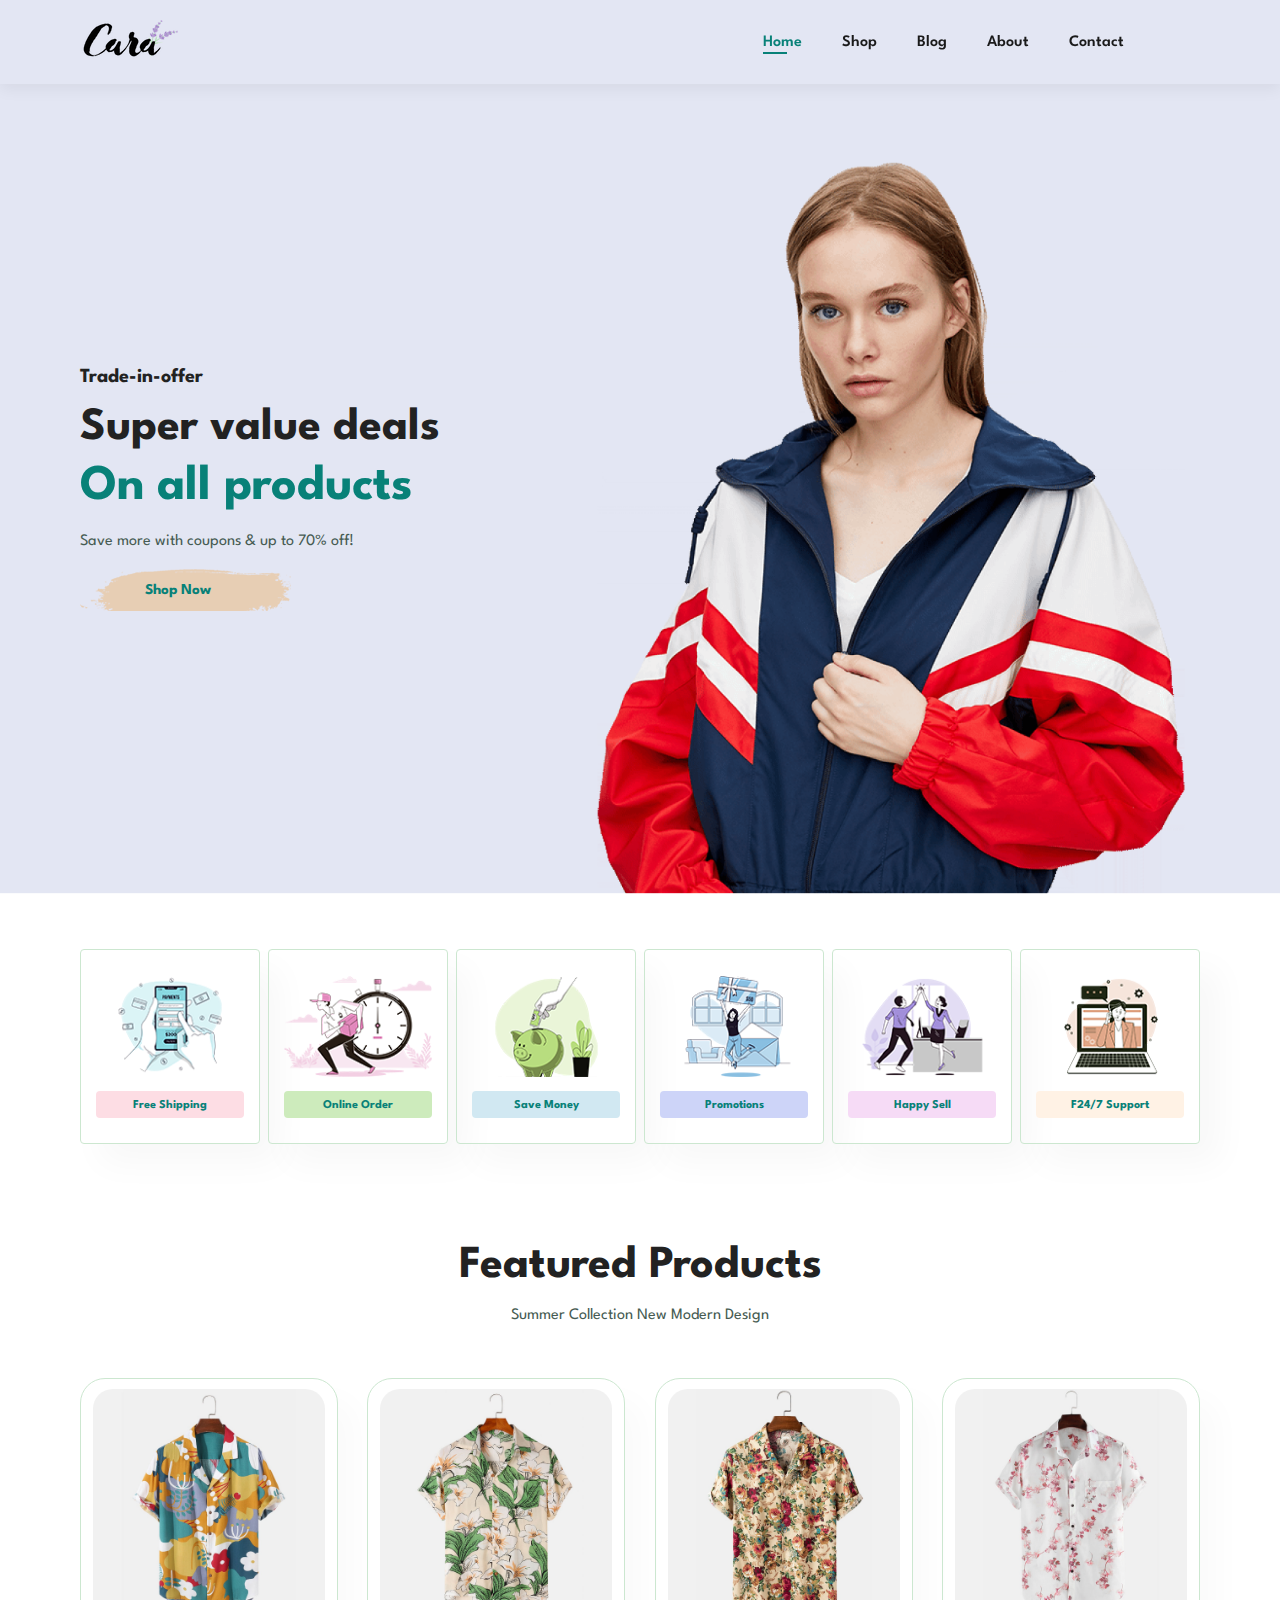
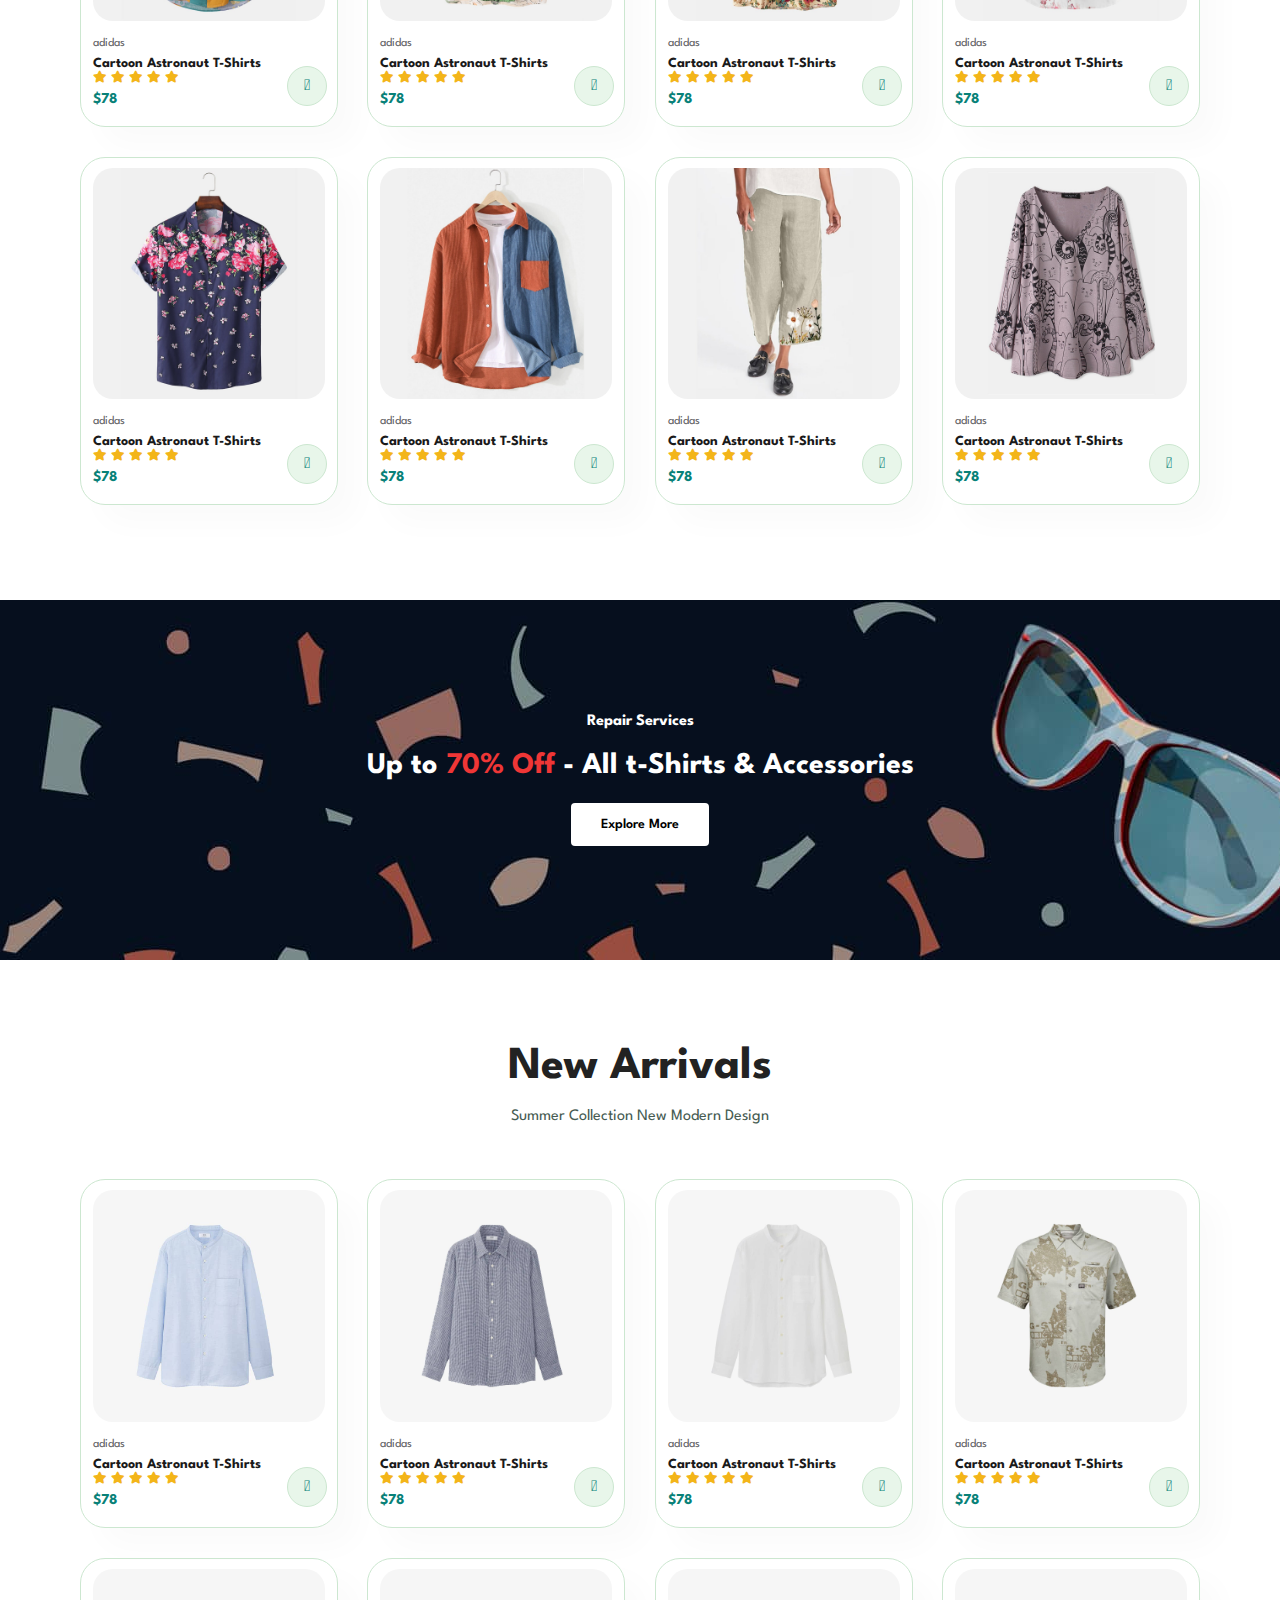
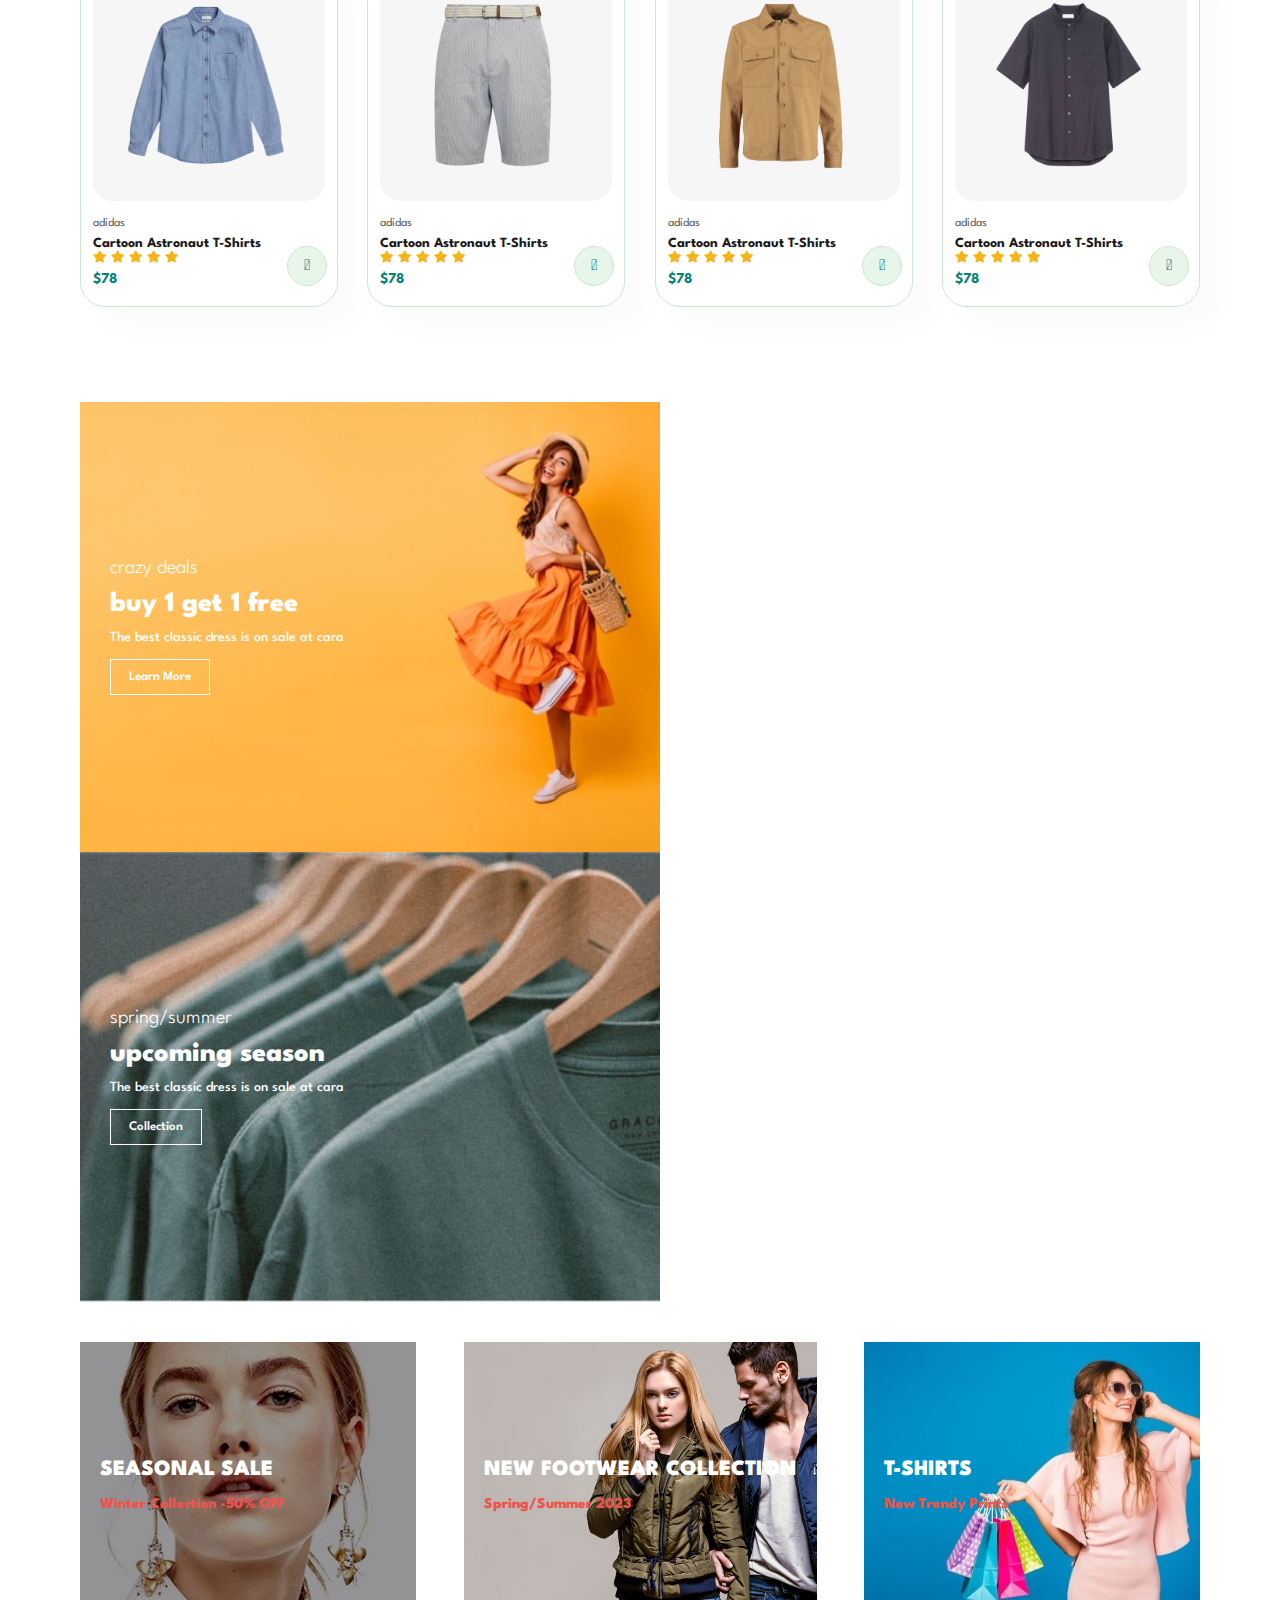
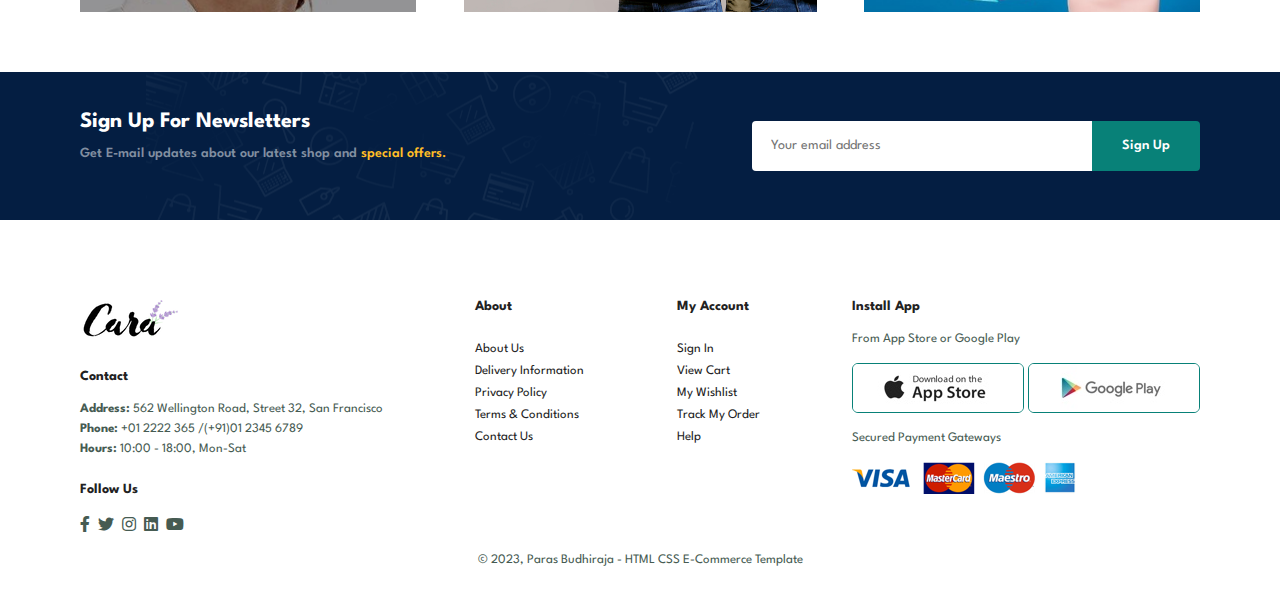
<file: index.html>
<!DOCTYPE html>
<html lang="en">
<head>
                         <meta charset="UTF-8">
                         <meta name="viewport" content="width=device-width, initial-scale=1.0">
                         <title>E-Commerce Website</title>
                         <link rel="stylesheet" href="https://pro.fontawesome.com/releases/v5.10.0/css/all.css" />
                         <link rel="stylesheet" href="style.css">
</head>
<body>
               <section id="header">
                         <a href="#"><img src="images/logo.png" class="logo" alt="logo"></a>
                         <div>
                                                  <ul id="navbar">
                                                                           <li><a href="index.html" class="active">Home</a></li>
                                                                           <li><a href="shop.html">Shop</a></li>
                                                                           <li><a href="blog.html">Blog</a></li>
                                                                           <li><a href="about.html">About</a></li>
                                                                           <li><a href="contact.html">Contact</a></li>
                                                                           <li id="lg-bag"><a href="cart.html"><i class="far fa-shopping-bag"></i></a></li>
                                                                           <a href="#" id="close"><i class="far fa-times"></i></a>
                                                  </ul>
                        </div>
                        <div id="mobile">
                                <a href="cart.html"><i class="far fa-shopping-bag"></i></a>
                                <i id="bar" class="fas fa-outdent"></i>
                         </div>
               </section>    
               <section id="hero">
                       <h4>Trade-in-offer</h4>  
                       <h2>Super value deals</h2>
                       <h1>On all products</h1>
                       <p>Save more with coupons & up to 70% off! </p>
                       <button>Shop Now</button>
               </section>    
               <section id="feature" class="section-p1">
                         <div class="fe-box">
                                                  <img src="images/features/f1.png" alt="Free Shipping Image">
                                                  <h6>Free Shipping</h6>
                         </div>
                         <div class="fe-box">
                                                  <img src="images/features/f2.png" alt="Online Order Image">
                                                  <h6>Online Order</h6>
                         </div>
                         <div class="fe-box">
                                                  <img src="images/features/f3.png" alt="Save Money Image">
                                                  <h6>Save Money</h6>
                         </div>
                         <div class="fe-box">
                                                  <img src="images/features/f4.png" alt="Promotions Image">
                                                  <h6>Promotions</h6>
                         </div>
                         <div class="fe-box">
                                                  <img src="images/features/f5.png" alt="Happy Sell Image">
                                                  <h6>Happy Sell</h6>
                         </div>
                         <div class="fe-box">
                                                  <img src="images/features/f6.png" alt="F24/7 Support Image">
                                                  <h6>F24/7 Support</h6>
                         </div>
               </section> 
               <section id="product1" class="section-p1">
                         <h2>Featured Products</h2>
                         <p>Summer Collection New Modern Design</p>
                         <div class="pro-container">
                                                  <div class="pro">
                                                                           <img src="images/products/f1.jpg" alt="">
                                                                           <div class="des">
                                                                                                    <span>adidas</span>
                                                                                                    <h5>Cartoon Astronaut T-Shirts</h5>
                                                                                                    <div class="star">       <i class="fas fa-star"></i>
                                                                                                                             <i class="fas fa-star"></i>
                                                                                                                             <i class="fas fa-star"></i>
                                                                                                                             <i class="fas fa-star"></i>
                                                                                                                             <i class="fas fa-star"></i>
                                                                                                    </div>
                                                                                                    <h4>$78</h4>
                                                                           </div>
                                                                           <a href="#"><i class="fal fa-shopping-cart cart"></i></a>
                                                                       
                                                  </div>
                                                  <div class="pro">
                                                        <img src="images/products/f2.jpg" alt="">
                                                        <div class="des">
                                                                                 <span>adidas</span>
                                                                                 <h5>Cartoon Astronaut T-Shirts</h5>
                                                                                 <div class="star">       <i class="fas fa-star"></i>
                                                                                                          <i class="fas fa-star"></i>
                                                                                                          <i class="fas fa-star"></i>
                                                                                                          <i class="fas fa-star"></i>
                                                                                                          <i class="fas fa-star"></i>
                                                                                 </div>
                                                                                 <h4>$78</h4>
                                                        </div>
                                                        <a href="#"><i class="fal fa-shopping-cart cart"></i></a>
                                                    
                               </div>
                               <div class="pro">
                                <img src="images/products/f3.jpg" alt="">
                                <div class="des">
                                                         <span>adidas</span>
                                                         <h5>Cartoon Astronaut T-Shirts</h5>
                                                         <div class="star">       <i class="fas fa-star"></i>
                                                                                  <i class="fas fa-star"></i>
                                                                                  <i class="fas fa-star"></i>
                                                                                  <i class="fas fa-star"></i>
                                                                                  <i class="fas fa-star"></i>
                                                         </div>
                                                         <h4>$78</h4>
                                </div>
                                <a href="#"><i class="fal fa-shopping-cart cart"></i></a>
                            
       </div>
       <div class="pro">
        <img src="images/products/f4.jpg" alt="">
        <div class="des">
                                 <span>adidas</span>
                                 <h5>Cartoon Astronaut T-Shirts</h5>
                                 <div class="star">       <i class="fas fa-star"></i>
                                                          <i class="fas fa-star"></i>
                                                          <i class="fas fa-star"></i>
                                                          <i class="fas fa-star"></i>
                                                          <i class="fas fa-star"></i>
                                 </div>
                                 <h4>$78</h4>
        </div>
        <a href="#"><i class="fal fa-shopping-cart cart"></i></a>
    
</div>
<div class="pro">
        <img src="images/products/f5.jpg" alt="">
        <div class="des">
                                 <span>adidas</span>
                                 <h5>Cartoon Astronaut T-Shirts</h5>
                                 <div class="star">       <i class="fas fa-star"></i>
                                                          <i class="fas fa-star"></i>
                                                          <i class="fas fa-star"></i>
                                                          <i class="fas fa-star"></i>
                                                          <i class="fas fa-star"></i>
                                 </div>
                                 <h4>$78</h4>
        </div>
        <a href="#"><i class="fal fa-shopping-cart cart"></i></a>
    
</div>
<div class="pro">
        <img src="images/products/f6.jpg" alt="">
        <div class="des">
                                 <span>adidas</span>
                                 <h5>Cartoon Astronaut T-Shirts</h5>
                                 <div class="star">       <i class="fas fa-star"></i>
                                                          <i class="fas fa-star"></i>
                                                          <i class="fas fa-star"></i>
                                                          <i class="fas fa-star"></i>
                                                          <i class="fas fa-star"></i>
                                 </div>
                                 <h4>$78</h4>
        </div>
        <a href="#"><i class="fal fa-shopping-cart cart"></i></a>
    
</div>
<div class="pro">
        <img src="images/products/f7.jpg" alt="">
        <div class="des">
                                 <span>adidas</span>
                                 <h5>Cartoon Astronaut T-Shirts</h5>
                                 <div class="star">       <i class="fas fa-star"></i>
                                                          <i class="fas fa-star"></i>
                                                          <i class="fas fa-star"></i>
                                                          <i class="fas fa-star"></i>
                                                          <i class="fas fa-star"></i>
                                 </div>
                                 <h4>$78</h4>
        </div>
        <a href="#"><i class="fal fa-shopping-cart cart"></i></a>
    
</div>
<div class="pro">
        <img src="images/products/f8.jpg" alt="">
        <div class="des">
                                 <span>adidas</span>
                                 <h5>Cartoon Astronaut T-Shirts</h5>
                                 <div class="star">       <i class="fas fa-star"></i>
                                                          <i class="fas fa-star"></i>
                                                          <i class="fas fa-star"></i>
                                                          <i class="fas fa-star"></i>
                                                          <i class="fas fa-star"></i>
                                 </div>
                                 <h4>$78</h4>
        </div>
        <a href="#"><i class="fal fa-shopping-cart cart"></i></a>
    
</div>
                         </div>
               </section>
               <section id="banner" class="section-m1">
                <h4>Repair Services </h4>
                <h2>Up to <span>70% Off</span> - All t-Shirts & Accessories</h2>
                <button class="normal">Explore More</button>
               </section>
               <section id="product1" class="section-p1">
                <h2>New Arrivals</h2>
                <p>Summer Collection New Modern Design</p>
                <div class="pro-container">
                                         <div class="pro">
                                                                  <img src="images/products/n1.jpg" alt="">
                                                                  <div class="des">
                                                                                           <span>adidas</span>
                                                                                           <h5>Cartoon Astronaut T-Shirts</h5>
                                                                                           <div class="star">       <i class="fas fa-star"></i>
                                                                                                                    <i class="fas fa-star"></i>
                                                                                                                    <i class="fas fa-star"></i>
                                                                                                                    <i class="fas fa-star"></i>
                                                                                                                    <i class="fas fa-star"></i>
                                                                                           </div>
                                                                                           <h4>$78</h4>
                                                                  </div>
                                                                  <a href="#"><i class="fal fa-shopping-cart cart"></i></a>
                                                              
                                         </div>
                                         <div class="pro">
                                               <img src="images/products/n2.jpg" alt="">
                                               <div class="des">
                                                                        <span>adidas</span>
                                                                        <h5>Cartoon Astronaut T-Shirts</h5>
                                                                        <div class="star">       <i class="fas fa-star"></i>
                                                                                                 <i class="fas fa-star"></i>
                                                                                                 <i class="fas fa-star"></i>
                                                                                                 <i class="fas fa-star"></i>
                                                                                                 <i class="fas fa-star"></i>
                                                                        </div>
                                                                        <h4>$78</h4>
                                               </div>
                                               <a href="#"><i class="fal fa-shopping-cart cart"></i></a>
                                           
                      </div>
                      <div class="pro">
                       <img src="images/products/n3.jpg" alt="">
                       <div class="des">
                                                <span>adidas</span>
                                                <h5>Cartoon Astronaut T-Shirts</h5>
                                                <div class="star">       <i class="fas fa-star"></i>
                                                                         <i class="fas fa-star"></i>
                                                                         <i class="fas fa-star"></i>
                                                                         <i class="fas fa-star"></i>
                                                                         <i class="fas fa-star"></i>
                                                </div>
                                                <h4>$78</h4>
                       </div>
                       <a href="#"><i class="fal fa-shopping-cart cart"></i></a>
                   
</div>
<div class="pro">
<img src="images/products/n4.jpg" alt="">
<div class="des">
                        <span>adidas</span>
                        <h5>Cartoon Astronaut T-Shirts</h5>
                        <div class="star">       <i class="fas fa-star"></i>
                                                 <i class="fas fa-star"></i>
                                                 <i class="fas fa-star"></i>
                                                 <i class="fas fa-star"></i>
                                                 <i class="fas fa-star"></i>
                        </div>
                        <h4>$78</h4>
</div>
<a href="#"><i class="fal fa-shopping-cart cart"></i></a>

</div>
<div class="pro">
<img src="images/products/n5.jpg" alt="">
<div class="des">
                        <span>adidas</span>
                        <h5>Cartoon Astronaut T-Shirts</h5>
                        <div class="star">       <i class="fas fa-star"></i>
                                                 <i class="fas fa-star"></i>
                                                 <i class="fas fa-star"></i>
                                                 <i class="fas fa-star"></i>
                                                 <i class="fas fa-star"></i>
                        </div>
                        <h4>$78</h4>
</div>
<a href="#"><i class="fal fa-shopping-cart cart"></i></a>

</div>
<div class="pro">
<img src="images/products/n6.jpg" alt="">
<div class="des">
                        <span>adidas</span>
                        <h5>Cartoon Astronaut T-Shirts</h5>
                        <div class="star">       <i class="fas fa-star"></i>
                                                 <i class="fas fa-star"></i>
                                                 <i class="fas fa-star"></i>
                                                 <i class="fas fa-star"></i>
                                                 <i class="fas fa-star"></i>
                        </div>
                        <h4>$78</h4>
</div>
<a href="#"><i class="fal fa-shopping-cart cart"></i></a>

</div>
<div class="pro">
<img src="images/products/n7.jpg" alt="">
<div class="des">
                        <span>adidas</span>
                        <h5>Cartoon Astronaut T-Shirts</h5>
                        <div class="star">       <i class="fas fa-star"></i>
                                                 <i class="fas fa-star"></i>
                                                 <i class="fas fa-star"></i>
                                                 <i class="fas fa-star"></i>
                                                 <i class="fas fa-star"></i>
                        </div>
                        <h4>$78</h4>
</div>
<a href="#"><i class="fal fa-shopping-cart cart"></i></a>

</div>
<div class="pro">
<img src="images/products/n8.jpg" alt="">
<div class="des">
                        <span>adidas</span>
                        <h5>Cartoon Astronaut T-Shirts</h5>
                        <div class="star">       <i class="fas fa-star"></i>
                                                 <i class="fas fa-star"></i>
                                                 <i class="fas fa-star"></i>
                                                 <i class="fas fa-star"></i>
                                                 <i class="fas fa-star"></i>
                        </div>
                        <h4>$78</h4>
</div>
<a href="#"><i class="fal fa-shopping-cart cart"></i></a>

</div>
                </div>
               </section>
               <section id="sm-banner" class="section-p1">
                <div class="banner-box">
                        <h4>crazy deals</h4>
                        <h2>buy 1 get 1 free</h2>
                        <span>The best classic dress is on sale at cara</span>
                        <button class="white">Learn More</button>
                </div>
                <div class="banner-box banner-box2">
                        <h4>spring/summer</h4>
                        <h2>upcoming season</h2>
                        <span>The best classic dress is on sale at cara</span>
                        <button class="white">Collection</button>
                </div>
               </section>
               <section id="banner3">
                <div class="banner-box">
                        <h2>SEASONAL SALE</h2>
                        <h3>Winter Collection -50% OFF</h3>
                </div>
                <div class="banner-box banner-box2">
                        <h2>NEW FOOTWEAR COLLECTION</h2>
                        <h3>Spring/Summer 2023</h3>
                </div>
                <div class="banner-box banner-box3">
                        <h2>T-SHIRTS</h2>
                        <h3>New Trendy Prints</h3>
                </div>

                </div>
               </section>
               <section id="newsletter" class="section-p1 section-m1">
                <div class="newstext">
                        <h4>Sign Up For Newsletters</h4>
                        <p>Get E-mail updates about our latest shop and <span>special offers.</span></p>
                </div>
                <div class="form">
                        <input type="text" placeholder="Your email address">
                        <button class="normal">Sign Up</button>
                </div>
               </section>
               <footer class="section-p1">
                <div class="col">
                        <img  class="logo" src="images/logo.png" alt="">
                        <h4>Contact</h4>
                        <p><strong>Address: </strong> 562 Wellington Road, Street 32, San Francisco</p>
                        <p><strong>Phone: </strong> +01 2222 365 /(+91)01 2345 6789</p>
                        <p><strong>Hours: </strong> 10:00 - 18:00, Mon-Sat</p>
                        <div class="follow"><h4>Follow Us</h4>
                        <div class="icon">
                                <i class="fab fa-facebook-f"></i>
                                <i class="fab fa-twitter"></i>
                                <i class="fab fa-instagram"></i>
                                <i class="fab fa-linkedin"></i>
                                <i class="fab fa-youtube"></i>
                        </div></div>
                </div>
                <div class="col">
                        <h4>About</h4>
                        <a href="#">About Us</a>
                        <a href="#">Delivery Information</a>
                        <a href="#">Privacy Policy</a>
                        <a href="#">Terms & Conditions</a>
                        <a href="#">Contact Us</a>
                </div>
                <div class="col">
                        <h4>My Account</h4>
                        <a href="#">Sign In</a>
                        <a href="#">View Cart</a>
                        <a href="#">My Wishlist</a>
                        <a href="#">Track My Order</a>
                        <a href="#">Help</a>
                </div>
                <div class="col install">
                        <h4>Install App</h4>
                        <p>From App Store or Google Play</p>
                        <div class="row"><img src="images/pay/app.jpg" alt="">
                        <img src="images/pay/play.jpg" alt="">
                        </div>
                        <p>Secured Payment Gateways</p>
                        <img src="images/pay/pay.png" alt="">
                </div>
                <div class="copyright">
                        <p>&copy; 2023, Paras Budhiraja - HTML CSS E-Commerce Template</p>
                </div>
               </footer>
               <script src="script.js"></script>          
</body>
</html>
</file>
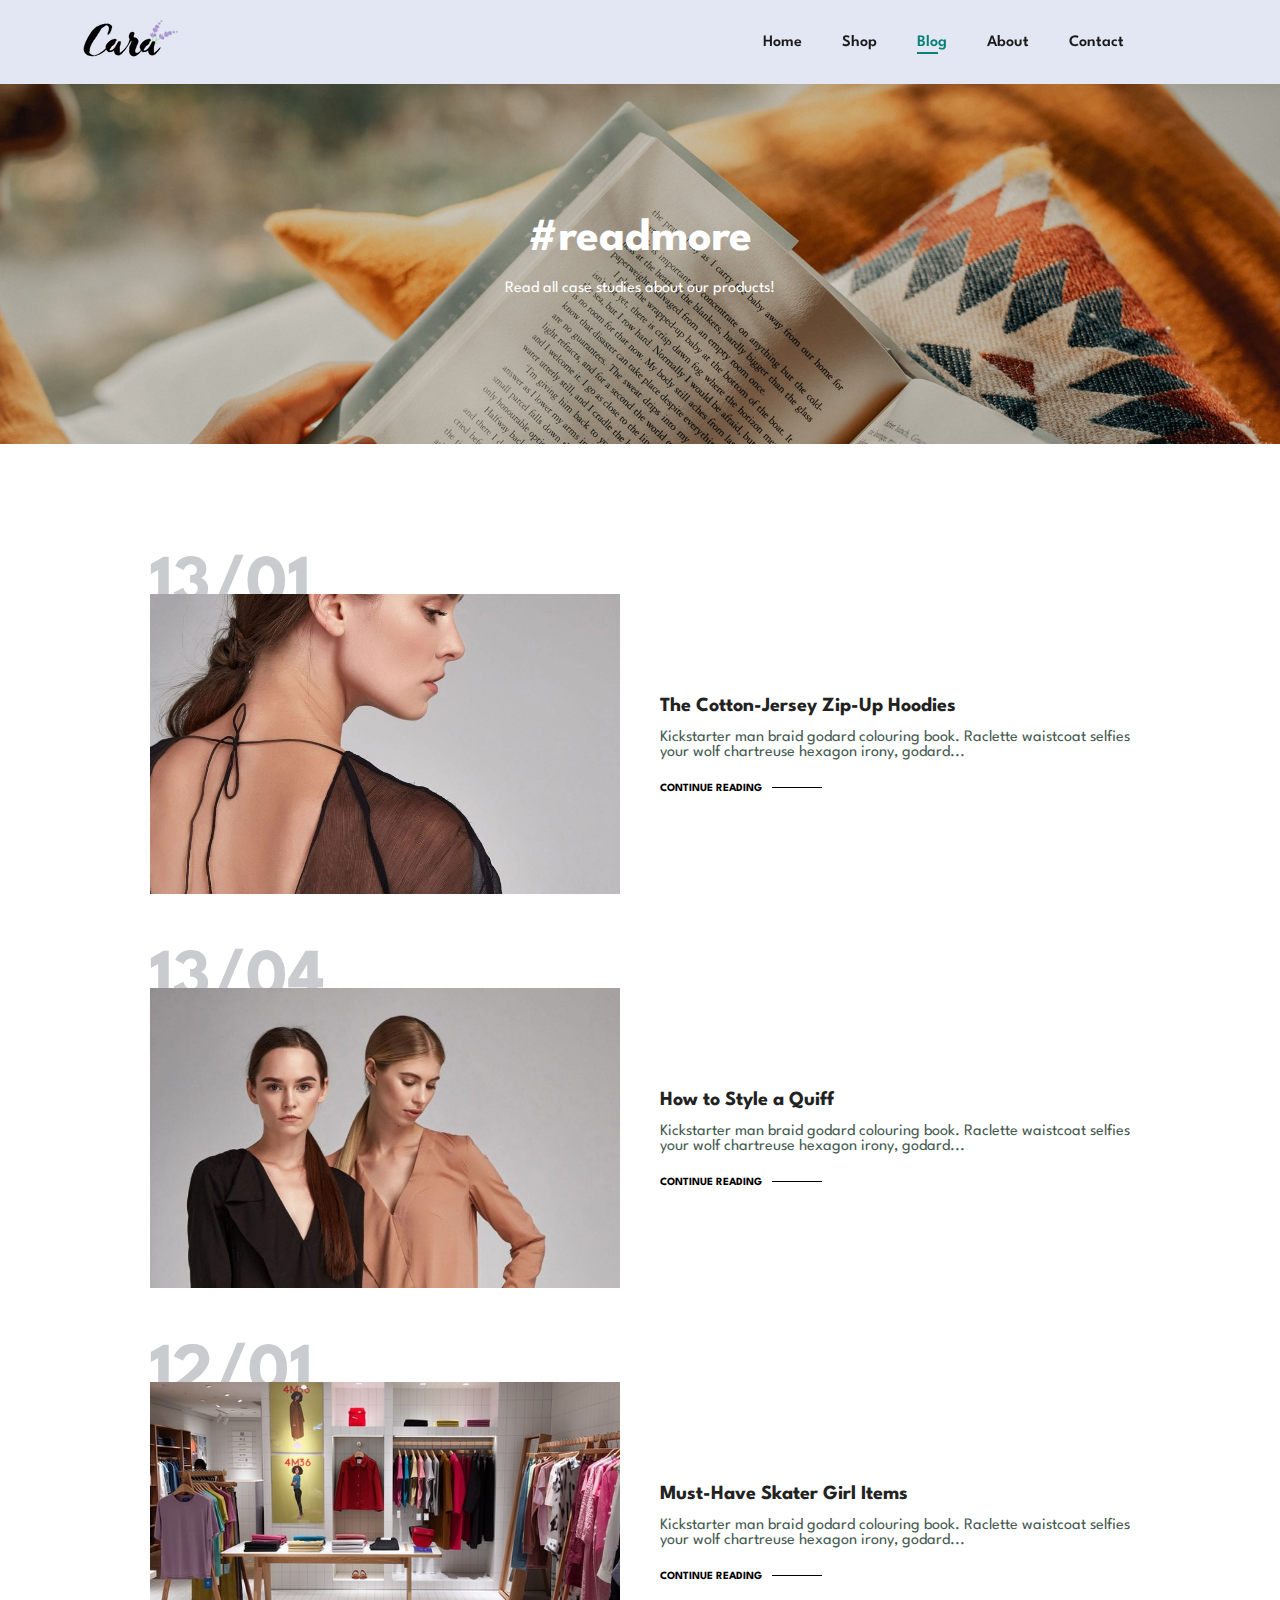
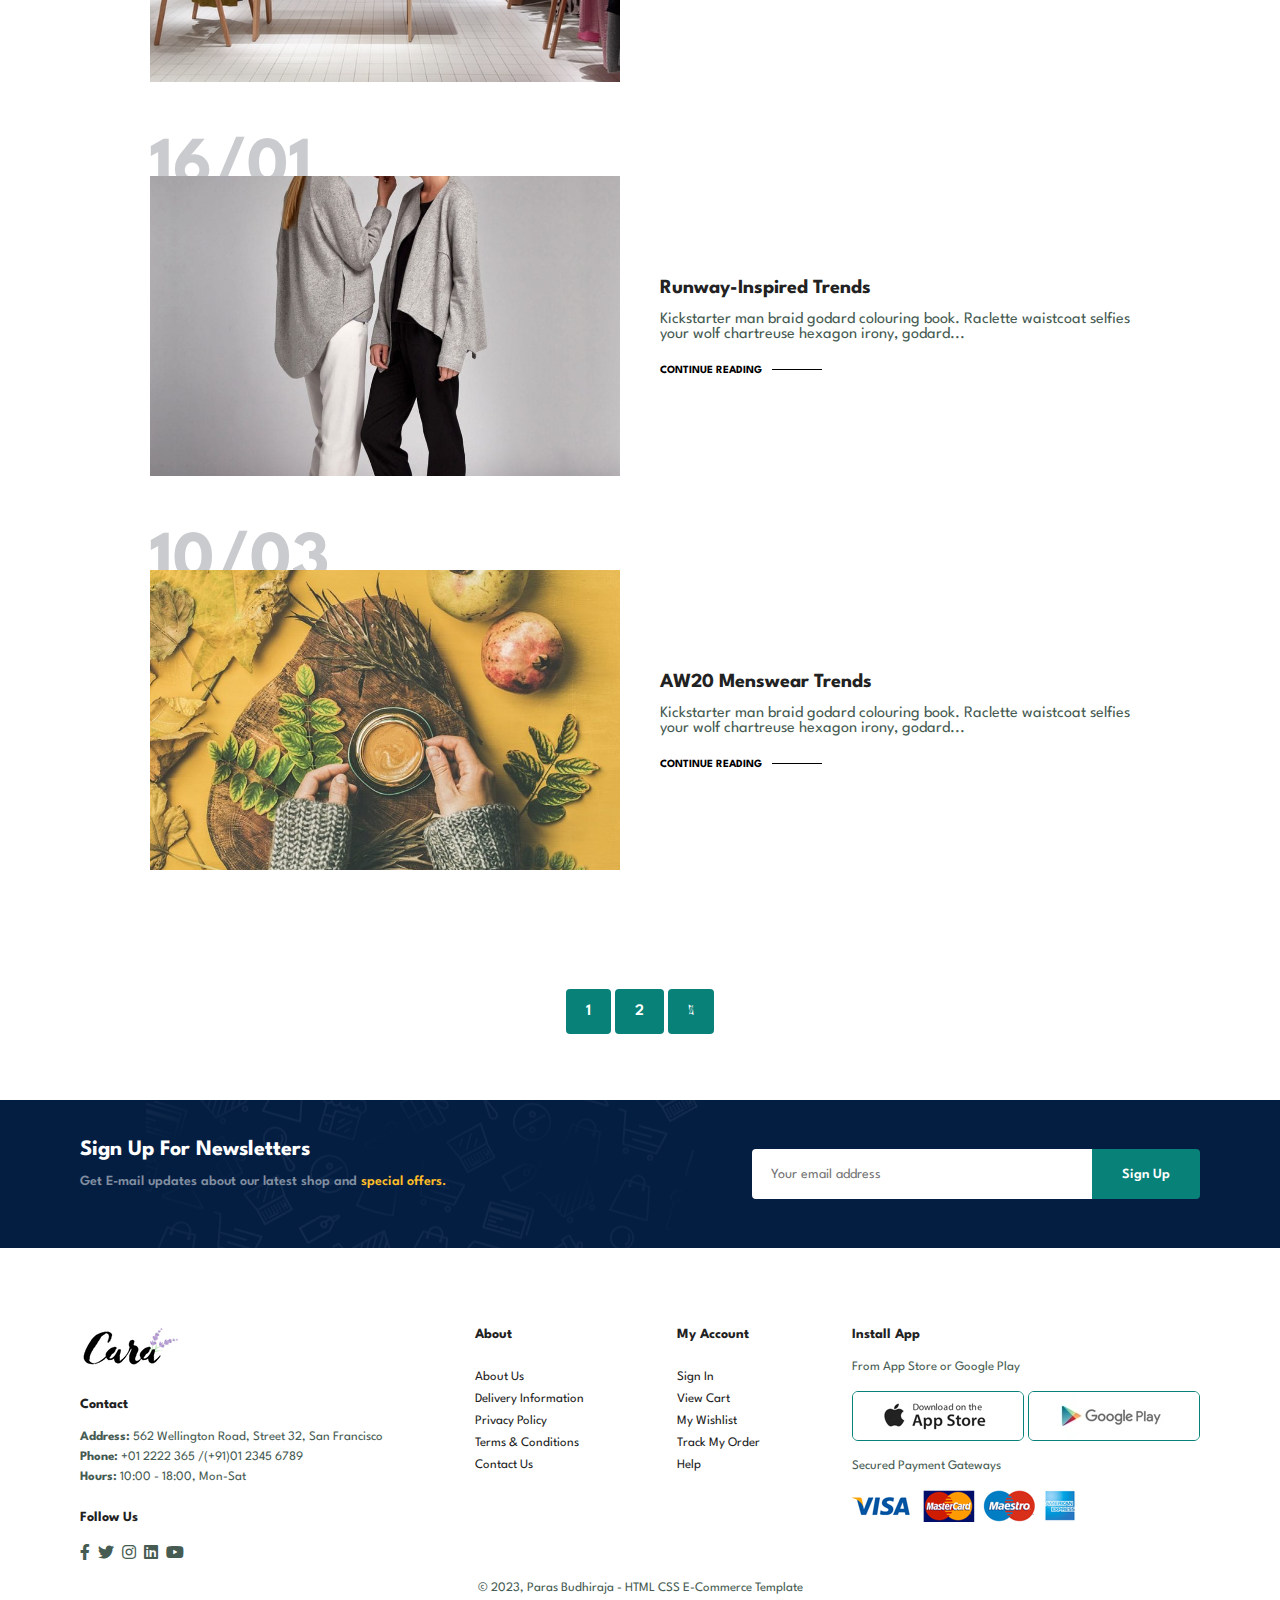
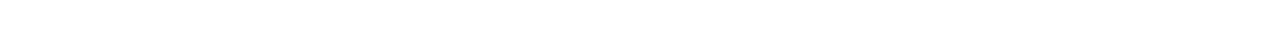
<file: blog.html>
<!DOCTYPE html>
<html lang="en">
<head>
                         <meta charset="UTF-8">
                         <meta name="viewport" content="width=device-width, initial-scale=1.0">
                         <title>E-Commerce Website</title>
                         <link rel="stylesheet" href="https://pro.fontawesome.com/releases/v5.10.0/css/all.css" />
                         <link rel="stylesheet" href="style.css">
</head>
<body>
               <section id="header">
                         <a href="#"><img src="images/logo.png" alt="logo"></a>
                         <div>
                                                  <ul id="navbar">
                                                                           <li><a href="index.html" >Home</a></li>
                                                                           <li><a href="shop.html" >Shop</a></li>
                                                                           <li><a href="blog.html" class="active">Blog</a></li>
                                                                           <li><a href="about.html">About</a></li>
                                                                           <li><a href="contact.html">Contact</a></li>
                                                                           <li id="lg-bag"><a href="cart.html"><i class="far fa-shopping-bag"></i></a></li>
                                                                           <a href="#" id="close"><i class="far fa-times"></i></a>
                                                  </ul>
                         </div>
                         <div id="mobile">
                                 <a href="cart.html"><i class="far fa-shopping-bag"></i></a>
                                <i id="bar" class="far fa-outdent"></i>
                         </div>
               </section>    
               <section id="page-header" class="blog-header"> 
                       <h2>#readmore</h2>
                       <p>Read all case studies about our products! </p>
               </section>     
               <section id="blog">
                         <div class="blog-box">
                                                  <div class="blog-img">
                                                                 <img src="images/blog/b1.jpg" >          
                                                  </div>
                                                  <div class="blog-details">
                                                                           <h4>The Cotton-Jersey Zip-Up Hoodies</h4>
                                                                           <p>Kickstarter man braid godard colouring book. Raclette waistcoat selfies your wolf chartreuse hexagon irony, godard...</p>
                                                                           <a href="#">CONTINUE READING</a>
                                                  </div>
                                                  <h1>13/01</h1>
                         </div>
                         <div class="blog-box">
                                                  <div class="blog-img">
                                                                 <img src="images/blog/b2.jpg" >          
                                                  </div>
                                                  <div class="blog-details">
                                                                           <h4>How to Style a Quiff</h4>
                                                                           <p>Kickstarter man braid godard colouring book. Raclette waistcoat selfies your wolf chartreuse hexagon irony, godard...</p>
                                                                           <a href="#">CONTINUE READING</a>
                                                  </div>
                                                  <h1>13/04</h1>
                         </div>
                         <div class="blog-box">
                                                  <div class="blog-img">
                                                                 <img src="images/blog/b3.jpg" >          
                                                  </div>
                                                  <div class="blog-details">
                                                                           <h4>Must-Have Skater Girl Items</h4>
                                                                           <p>Kickstarter man braid godard colouring book. Raclette waistcoat selfies your wolf chartreuse hexagon irony, godard...</p>
                                                                           <a href="#">CONTINUE READING</a>
                                                  </div>
                                                  <h1>12/01</h1>
                         </div>
                         <div class="blog-box">
                                                  <div class="blog-img">
                                                                 <img src="images/blog/b4.jpg" >          
                                                  </div>
                                                  <div class="blog-details">
                                                                           <h4>Runway-Inspired Trends</h4>
                                                                           <p>Kickstarter man braid godard colouring book. Raclette waistcoat selfies your wolf chartreuse hexagon irony, godard...</p>
                                                                           <a href="#">CONTINUE READING</a>
                                                  </div>
                                                  <h1>16/01</h1>
                         </div>
                         <div class="blog-box">
                                                  <div class="blog-img">
                                                                 <img src="images/blog/b6.jpg" >          
                                                  </div>
                                                  <div class="blog-details">
                                                                           <h4>AW20 Menswear Trends</h4>
                                                                           <p>Kickstarter man braid godard colouring book. Raclette waistcoat selfies your wolf chartreuse hexagon irony, godard...</p>
                                                                           <a href="#">CONTINUE READING</a>
                                                  </div>
                                                  <h1>10/03</h1>
                         </div>
               </section>
               <section id="pagination" class="section-p1">
                         <a href="#">1</a>
                         <a href="#">2</a>
                         <a href="#"><i class="fal fa-long-arrow-alt-right"></i></a>
               </section>
               <section id="newsletter" class="section-p1 section-m1">
                <div class="newstext">
                        <h4>Sign Up For Newsletters</h4>
                        <p>Get E-mail updates about our latest shop and <span>special offers.</span></p>
                </div>
                <div class="form">
                        <input type="text" placeholder="Your email address">
                        <button class="normal">Sign Up</button>
                </div>
               </section>
               <footer class="section-p1">
                <div class="col">
                        <img  class="logo" src="images/logo.png" alt="">
                        <h4>Contact</h4>
                        <p><strong>Address: </strong> 562 Wellington Road, Street 32, San Francisco</p>
                        <p><strong>Phone: </strong> +01 2222 365 /(+91)01 2345 6789</p>
                        <p><strong>Hours: </strong> 10:00 - 18:00, Mon-Sat</p>
                        <div class="follow"><h4>Follow Us</h4>
                        <div class="icon">
                                <i class="fab fa-facebook-f"></i>
                                <i class="fab fa-twitter"></i>
                                <i class="fab fa-instagram"></i>
                                <i class="fab fa-linkedin"></i>
                                <i class="fab fa-youtube"></i>
                        </div></div>
                </div>
                <div class="col">
                        <h4>About</h4>
                        <a href="#">About Us</a>
                        <a href="#">Delivery Information</a>
                        <a href="#">Privacy Policy</a>
                        <a href="#">Terms & Conditions</a>
                        <a href="#">Contact Us</a>
                </div>
                <div class="col">
                        <h4>My Account</h4>
                        <a href="#">Sign In</a>
                        <a href="#">View Cart</a>
                        <a href="#">My Wishlist</a>
                        <a href="#">Track My Order</a>
                        <a href="#">Help</a>
                </div>
                <div class="col install">
                        <h4>Install App</h4>
                        <p>From App Store or Google Play</p>
                        <div class="row"><img src="images/pay/app.jpg" alt="">
                        <img src="images/pay/play.jpg" alt="">
                        </div>
                        <p>Secured Payment Gateways</p>
                        <img src="images/pay/pay.png" alt="">
                </div>
                <div class="copyright">
                        <p>&copy; 2023, Paras Budhiraja - HTML CSS E-Commerce Template</p>
                </div>
               </footer>
               <script src="script.js"></script>          
</body>
</html>
</file>
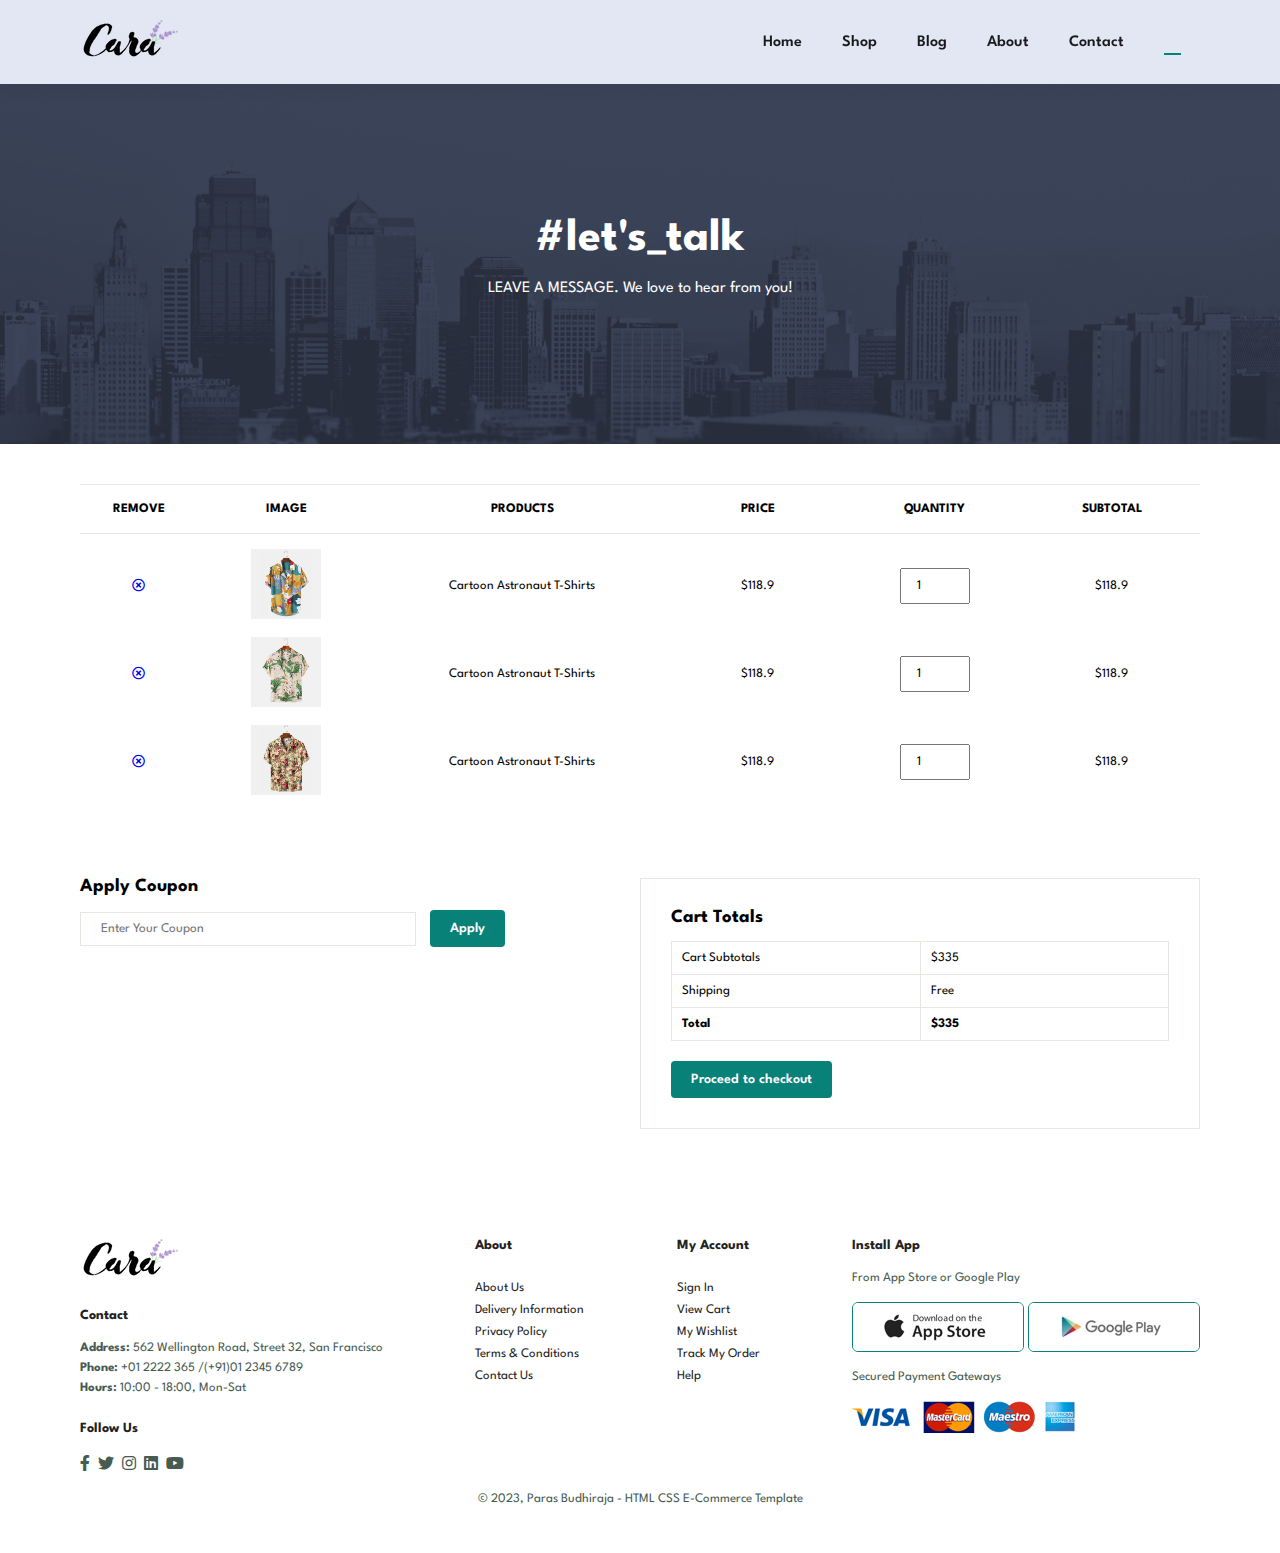
<file: cart.html>
<!DOCTYPE html>
<html lang="en">
<head>
                         <meta charset="UTF-8">
                         <meta name="viewport" content="width=device-width, initial-scale=1.0">
                         <title>E-Commerce Website</title>
                         <link rel="stylesheet" href="https://pro.fontawesome.com/releases/v5.10.0/css/all.css" />
                         <link rel="stylesheet" href="style.css">
</head>
<body>
               <section id="header">
                         <a href="#"><img src="images/logo.png" alt="logo"></a>
                         <div>
                                                  <ul id="navbar">
                                                                           <li><a href="index.html" >Home</a></li>
                                                                           <li><a href="shop.html" >Shop</a></li>
                                                                           <li><a href="blog.html" >Blog</a></li>
                                                                           <li><a href="about.html" >About</a></li>
                                                                           <li><a href="contact.html" >Contact</a></li>
                                                                           <li id="lg-bag"><a class="active" href="cart.html"><i class="far fa-shopping-bag"></i></a></li>
                                                                           <a href="#" id="close"><i class="far fa-times"></i></a>
                                                  </ul>
                         </div>
                         <div id="mobile">
                                 <a href="cart.html"><i class="far fa-shopping-bag"></i></a>
                                <i id="bar" class="far fa-outdent"></i>
                         </div>
               </section>    
               <section id="page-header" class="about-header"> 
                       <h2>#let's_talk</h2>
                       <p>LEAVE A MESSAGE. We love to hear from you!</p>
               </section>    
               <section id="cart" class="section-p1">
                         <table width="100%">
                                                  <thead>
                                                                           <tr><td>REMOVE</td>
                                                                                                                                                                               <td>IMAGE</td>
                                                                                                                                                                               <td>PRODUCTS</td>
                                                                                                                                                                               <td>PRICE</td>
                                                                                                                                                                               <td>QUANTITY</td>
                                                                                                                                                                               <td>SUBTOTAL</td></tr>
                                                  </thead>
                                                  <tbody>
                                                                           <tr><td><a href="#"><i class="far fa-times-circle"></i></a></td>
                                                                           <td>
                                                                                                    <img src="images/products/f1.jpg" >
                                                                           </td>
                                                  <td>Cartoon Astronaut T-Shirts</td>
                         <td>$118.9</td>
<td><input type="number" value="1"></td>
<td>$118.9</td>
</tr>
<tr><td><a href="#"><i class="far fa-times-circle"></i></a></td>
                         <td>
                                                  <img src="images/products/f2.jpg" >
                         </td>
<td>Cartoon Astronaut T-Shirts</td>
<td>$118.9</td>
<td><input type="number" value="1"></td>
<td>$118.9</td>
</tr>
<tr><td><a href="#"><i class="far fa-times-circle"></i></a></td>
                         <td>
                                                  <img src="images/products/f3.jpg" >
                         </td>
<td>Cartoon Astronaut T-Shirts</td>
<td>$118.9</td>
<td><input type="number" value="1"></td>
<td>$118.9</td>
</tr>
                                                  </tbody>
                         </table>
               </section>
               <section id="cart-add" class="section-p1">
                         <div id="coupon">
                                   <h3>Apply Coupon</h3> 
                                    <div><input type="text" placeholder="Enter Your Coupon">
                         <button class="normal">Apply</button></div>             
                         </div>
                         <div id="subtotal">
                                                  <h3>Cart Totals</h3>
                                                  <table><tr><td>Cart Subtotals</td>
                                                  <td>$335</td></tr>
                         <tr><td>Shipping</td><td>Free</td></tr>
<tr><td><strong>Total</strong></td><td><strong>$335</strong></td></tr></table>
<button class="normal">Proceed to checkout</button>
                         </div>
               </section>
               <footer class="section-p1">
                <div class="col">
                        <img  class="logo" src="images/logo.png" alt="">
                        <h4>Contact</h4>
                        <p><strong>Address: </strong> 562 Wellington Road, Street 32, San Francisco</p>
                        <p><strong>Phone: </strong> +01 2222 365 /(+91)01 2345 6789</p>
                        <p><strong>Hours: </strong> 10:00 - 18:00, Mon-Sat</p>
                        <div class="follow"><h4>Follow Us</h4>
                        <div class="icon">
                                <i class="fab fa-facebook-f"></i>
                                <i class="fab fa-twitter"></i>
                                <i class="fab fa-instagram"></i>
                                <i class="fab fa-linkedin"></i>
                                <i class="fab fa-youtube"></i>
                        </div></div>
                </div>
                <div class="col">
                        <h4>About</h4>
                        <a href="#">About Us</a>
                        <a href="#">Delivery Information</a>
                        <a href="#">Privacy Policy</a>
                        <a href="#">Terms & Conditions</a>
                        <a href="#">Contact Us</a>
                </div>
                <div class="col">
                        <h4>My Account</h4>
                        <a href="#">Sign In</a>
                        <a href="#">View Cart</a>
                        <a href="#">My Wishlist</a>
                        <a href="#">Track My Order</a>
                        <a href="#">Help</a>
                </div>
                <div class="col install">
                        <h4>Install App</h4>
                        <p>From App Store or Google Play</p>
                        <div class="row"><img src="images/pay/app.jpg" alt="">
                        <img src="images/pay/play.jpg" alt="">
                        </div>
                        <p>Secured Payment Gateways</p>
                        <img src="images/pay/pay.png" alt="">
                </div>
                <div class="copyright">
                        <p>&copy; 2023, Paras Budhiraja - HTML CSS E-Commerce Template</p>
                </div>
               </footer>
               <script src="script.js"></script>          
</body>
</html>
</file>
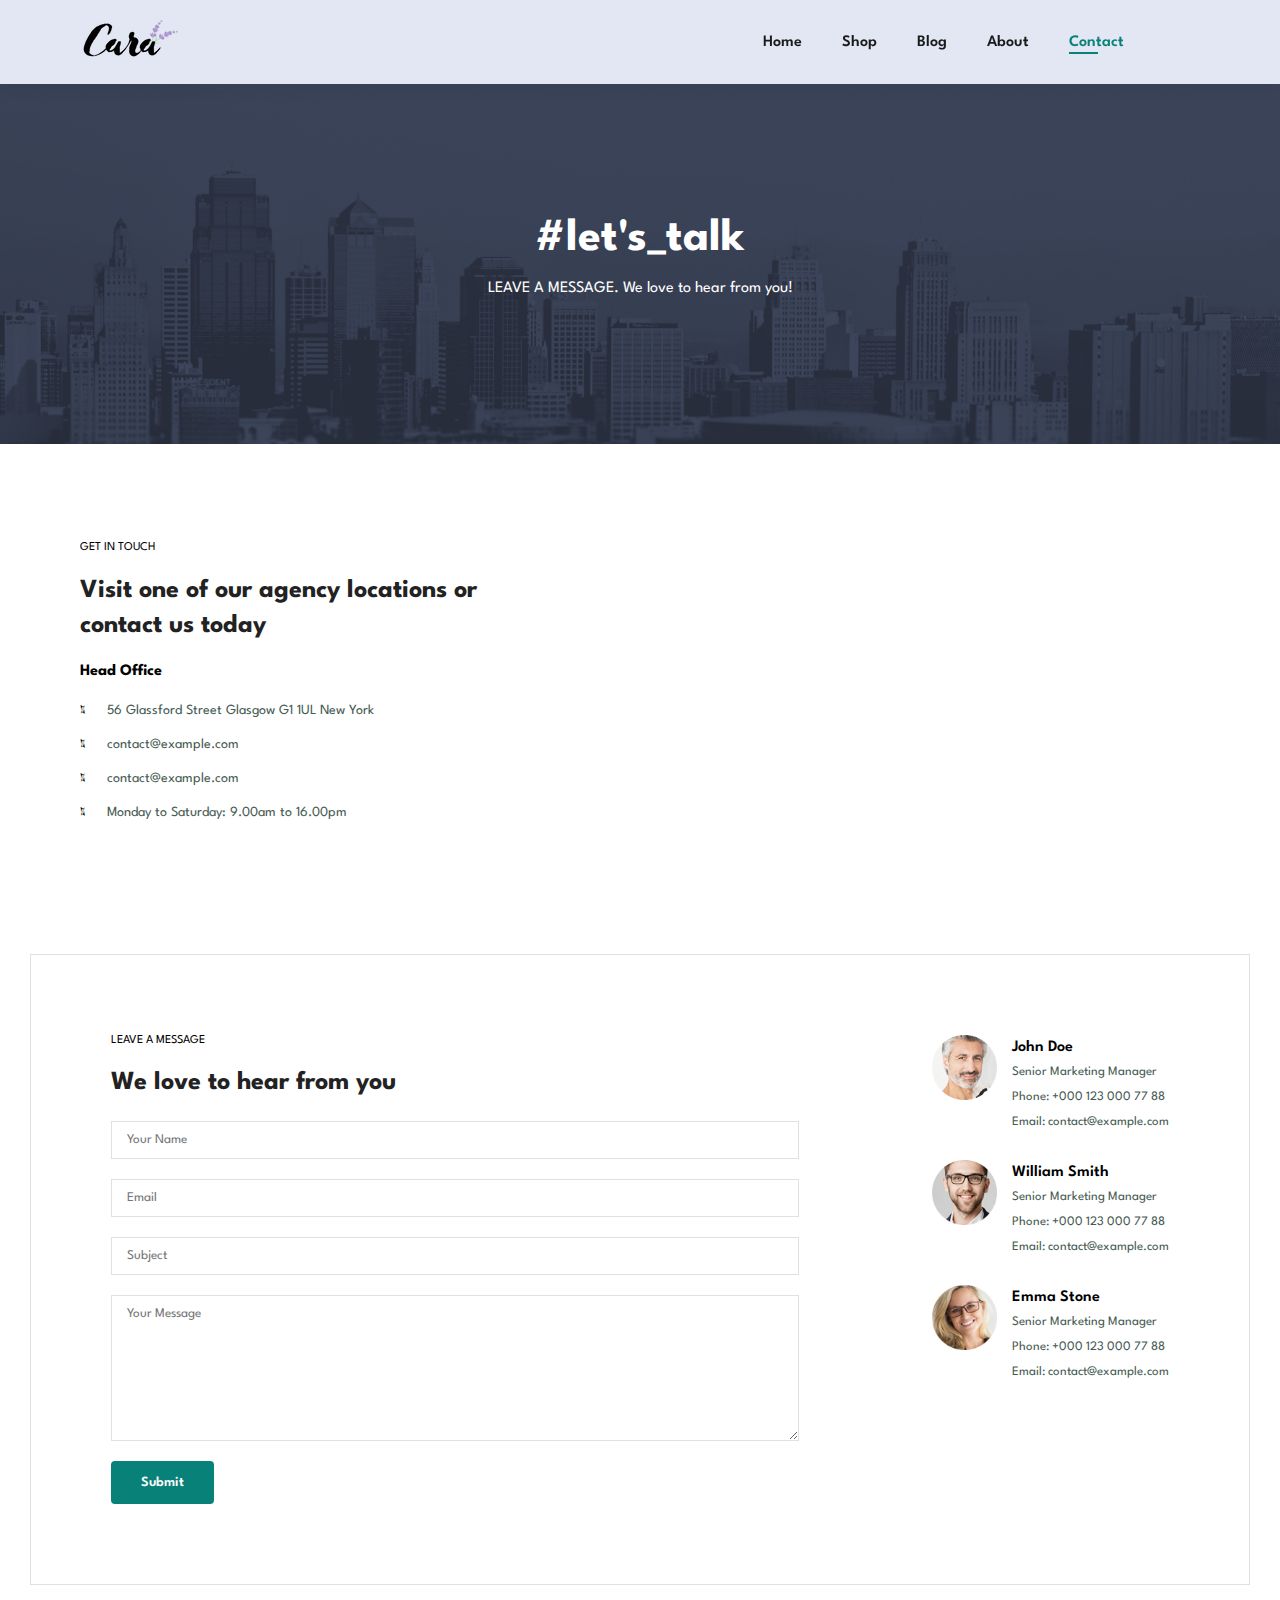
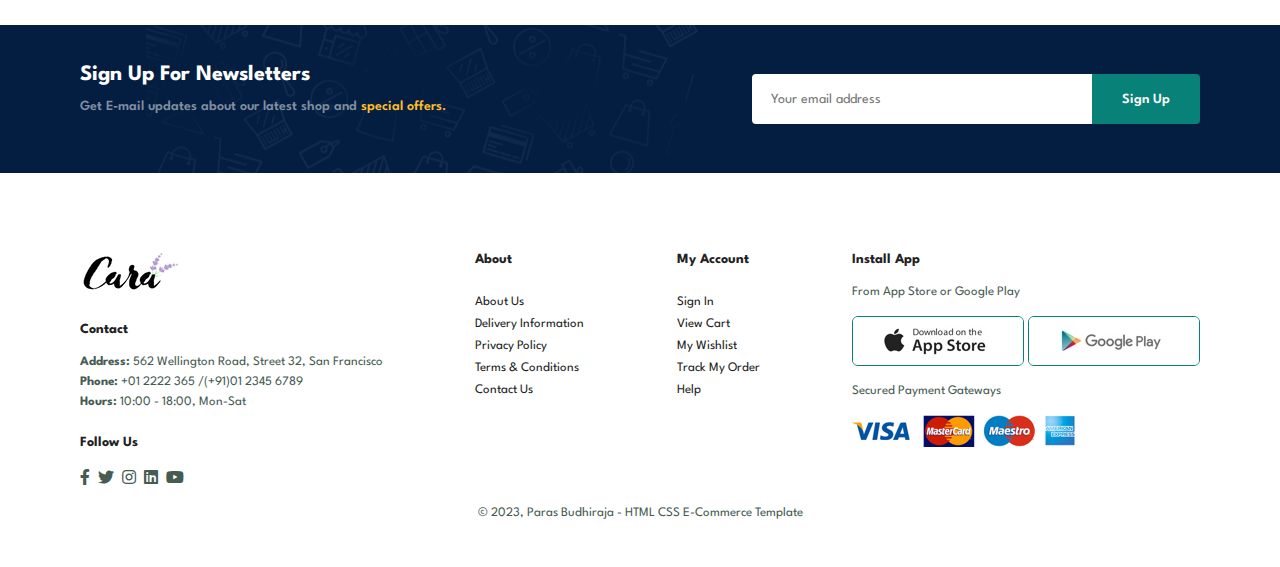
<file: contact.html>
<!DOCTYPE html>
<html lang="en">
<head>
                         <meta charset="UTF-8">
                         <meta name="viewport" content="width=device-width, initial-scale=1.0">
                         <title>E-Commerce Website</title>
                         <link rel="stylesheet" href="https://pro.fontawesome.com/releases/v5.10.0/css/all.css" />
                         <link rel="stylesheet" href="style.css">
</head>
<body>
               <section id="header">
                         <a href="#"><img src="images/logo.png" alt="logo"></a>
                         <div>
                                                  <ul id="navbar">
                                                                           <li><a href="index.html" >Home</a></li>
                                                                           <li><a href="shop.html" >Shop</a></li>
                                                                           <li><a href="blog.html" >Blog</a></li>
                                                                           <li><a href="about.html" >About</a></li>
                                                                           <li><a href="contact.html" class="active">Contact</a></li>
                                                                           <li id="lg-bag"><a href="cart.html"><i class="far fa-shopping-bag"></i></a></li>
                                                                           <a href="#" id="close"><i class="far fa-times"></i></a>
                                                  </ul>
                         </div>
                         <div id="mobile">
                                 <a href="cart.html"><i class="far fa-shopping-bag"></i></a>
                                <i id="bar" class="far fa-outdent"></i>
                         </div>
               </section>    
               <section id="page-header" class="about-header"> 
                       <h2>#let's_talk</h2>
                       <p>LEAVE A MESSAGE. We love to hear from you!</p>
               </section>    
               <section id="contact-details" class="section-p1">
                         <div class="details">
                                                  <span>GET IN TOUCH</span>
                                                  <h2>Visit one of our agency locations or contact us today</h2>
                                                  <h3>Head Office</h3>
                                                  <div><li>
                                                                           <i class="fal fa-map"></i>
                                                                           <p>56 Glassford Street Glasgow G1 1UL New York</p>
                                                  </li>
                                                  <li>
                                                                           <i class="fal fa-envelope"></i>
                                                                           <p>contact@example.com</p>
                                                  </li>
                                                  <li>
                                                                           <i class="fal fa-phone-alt"></i>
                                                                           <p>contact@example.com</p>
                                                  </li>
                                                  <li>
                                                                           <i class="fal fa-clock"></i>
                                                                           <p>Monday to Saturday: 9.00am to 16.00pm</p>
                                                  </li></div>
                         </div>
                         <div class="map">
                                <iframe src="https://www.google.com/maps/embed?pb=!1m18!1m12!1m3!1d79041.45211602442!2d-1.3299885672593366!3d51.75049376982424!2m3!1f0!2f0!3f0!3m2!1i1024!2i768!4f13.1!3m3!1m2!1s0x48713380adc41faf%3A0xc820dba8cb547402!2sOxford%2C%20UK!5e0!3m2!1sen!2sin!4v1703247596841!5m2!1sen!2sin" width="600" height="450" style="border:0;" allowfullscreen="" loading="lazy" referrerpolicy="no-referrer-when-downgrade"></iframe>               
                         </div>
               </section>
               <section id="form-details">
                         <form action="">
                                                  <span>LEAVE A MESSAGE</span>
                                                  <h2>We love to hear from you</h2>
                                                  <input type="text" placeholder="Your Name">
                                                  <input type="text" placeholder="Email">
                                                  <input type="text" placeholder="Subject">
                                                  <textarea name="" id="" cols="30" rows="10"
                                                  placeholder="Your Message"></textarea>
                                                  <button class="normal"
                                                  >Submit</button>
                         </form>
                         <div class="people">
                                                  <div>
                                                                           <img src="images/people/1.png" alt="">
                                                                           <p><span>John Doe</span>
                                                                           Senior Marketing Manager <br> Phone: +000 123 000 77 88 <br>Email: contact@example.com</p>
                                                  </div>
                                                  <div>
                                                                           <img src="images/people/2.png" alt="">
                                                                           <p><span>William Smith</span>
                                                                           Senior Marketing Manager <br> Phone: +000 123 000 77 88 <br>Email: contact@example.com</p>
                                                  </div>
                                                  <div>
                                                                           <img src="images/people/3.png" alt="">
                                                                           <p><span>Emma Stone</span>
                                                                           Senior Marketing Manager <br> Phone: +000 123 000 77 88 <br>Email: contact@example.com</p>
                                                  </div>
                         </div>
               </section>
               <section id="newsletter" class="section-p1 section-m1">
                         <div class="newstext">
                                 <h4>Sign Up For Newsletters</h4>
                                 <p>Get E-mail updates about our latest shop and <span>special offers.</span></p>
                         </div>
                         <div class="form">
                                 <input type="text" placeholder="Your email address">
                                 <button class="normal">Sign Up</button>
                         </div>
                        </section>
               <footer class="section-p1">
                <div class="col">
                        <img  class="logo" src="images/logo.png" alt="">
                        <h4>Contact</h4>
                        <p><strong>Address: </strong> 562 Wellington Road, Street 32, San Francisco</p>
                        <p><strong>Phone: </strong> +01 2222 365 /(+91)01 2345 6789</p>
                        <p><strong>Hours: </strong> 10:00 - 18:00, Mon-Sat</p>
                        <div class="follow"><h4>Follow Us</h4>
                        <div class="icon">
                                <i class="fab fa-facebook-f"></i>
                                <i class="fab fa-twitter"></i>
                                <i class="fab fa-instagram"></i>
                                <i class="fab fa-linkedin"></i>
                                <i class="fab fa-youtube"></i>
                        </div></div>
                </div>
                <div class="col">
                        <h4>About</h4>
                        <a href="#">About Us</a>
                        <a href="#">Delivery Information</a>
                        <a href="#">Privacy Policy</a>
                        <a href="#">Terms & Conditions</a>
                        <a href="#">Contact Us</a>
                </div>
                <div class="col">
                        <h4>My Account</h4>
                        <a href="#">Sign In</a>
                        <a href="#">View Cart</a>
                        <a href="#">My Wishlist</a>
                        <a href="#">Track My Order</a>
                        <a href="#">Help</a>
                </div>
                <div class="col install">
                        <h4>Install App</h4>
                        <p>From App Store or Google Play</p>
                        <div class="row"><img src="images/pay/app.jpg" alt="">
                        <img src="images/pay/play.jpg" alt="">
                        </div>
                        <p>Secured Payment Gateways</p>
                        <img src="images/pay/pay.png" alt="">
                </div>
                <div class="copyright">
                        <p>&copy; 2023, Paras Budhiraja - HTML CSS E-Commerce Template</p>
                </div>
               </footer>
               <script src="script.js"></script>          
</body>
</html>
</file>
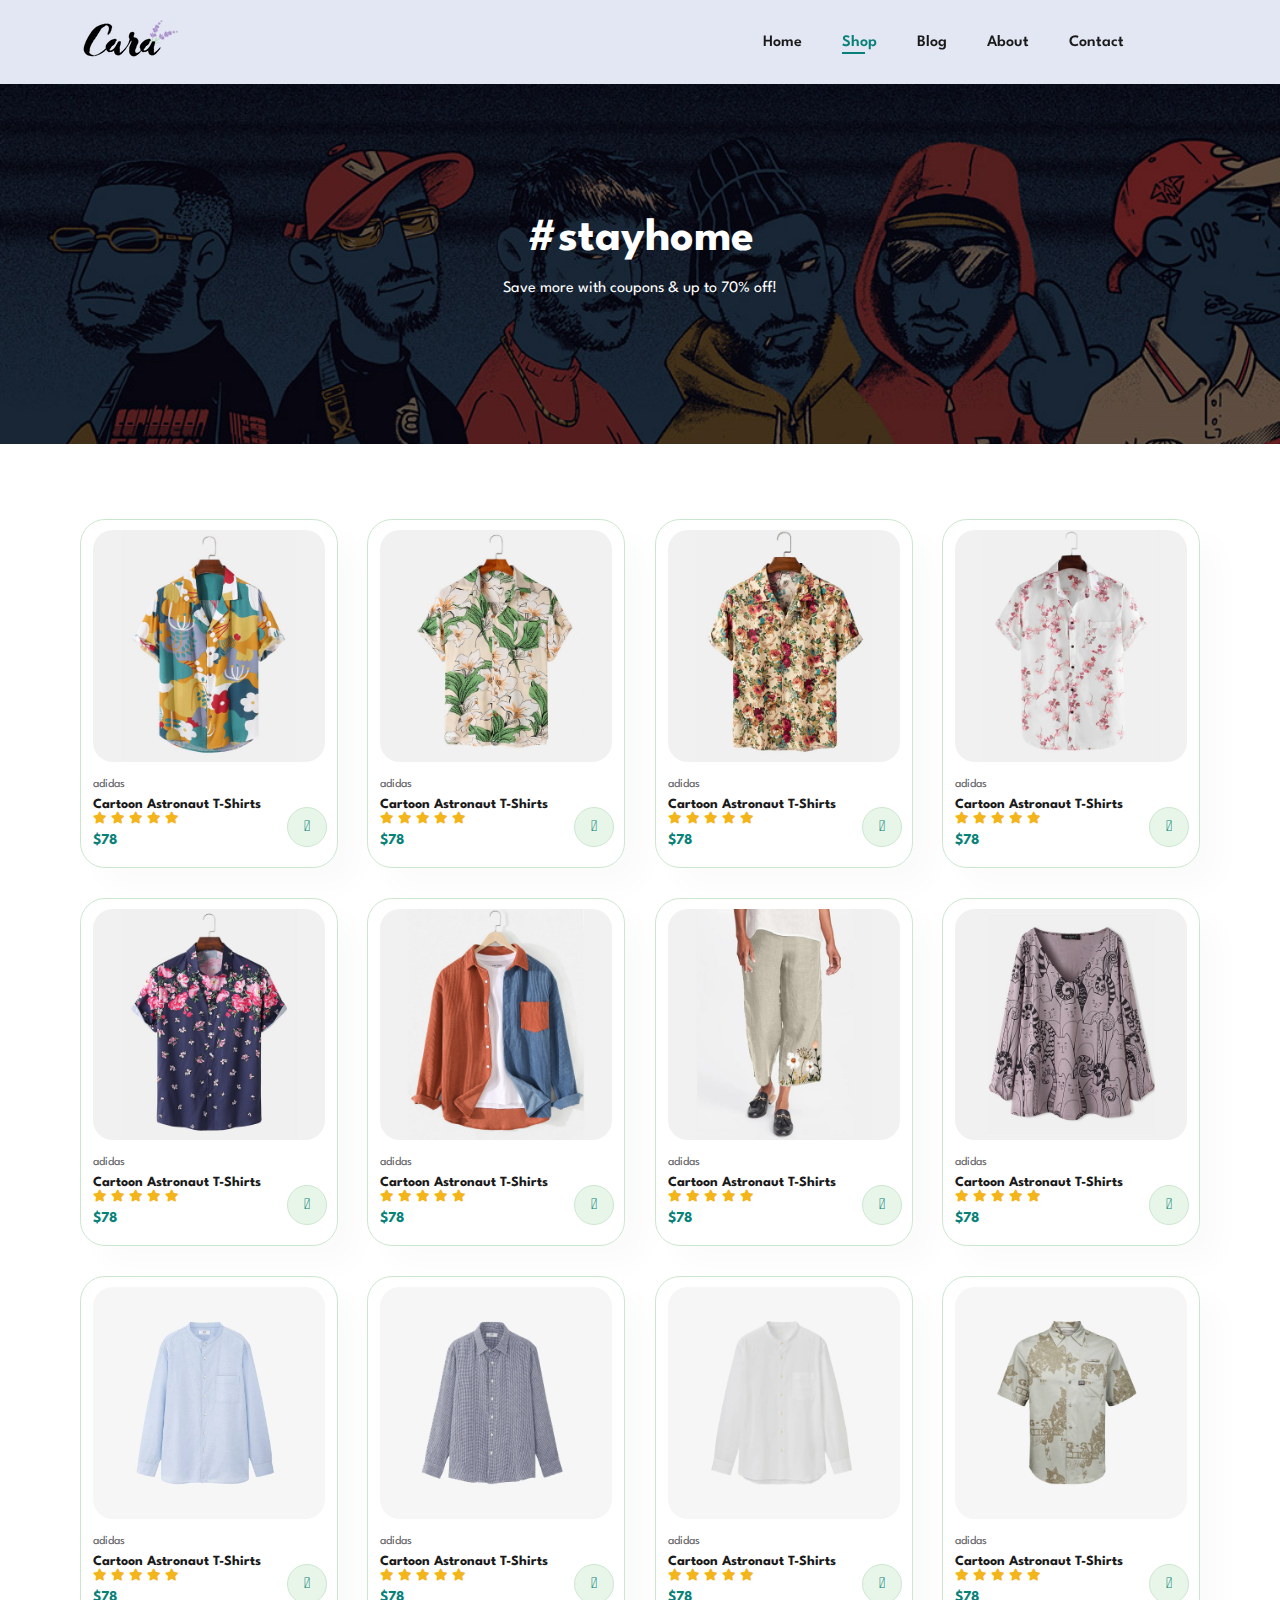
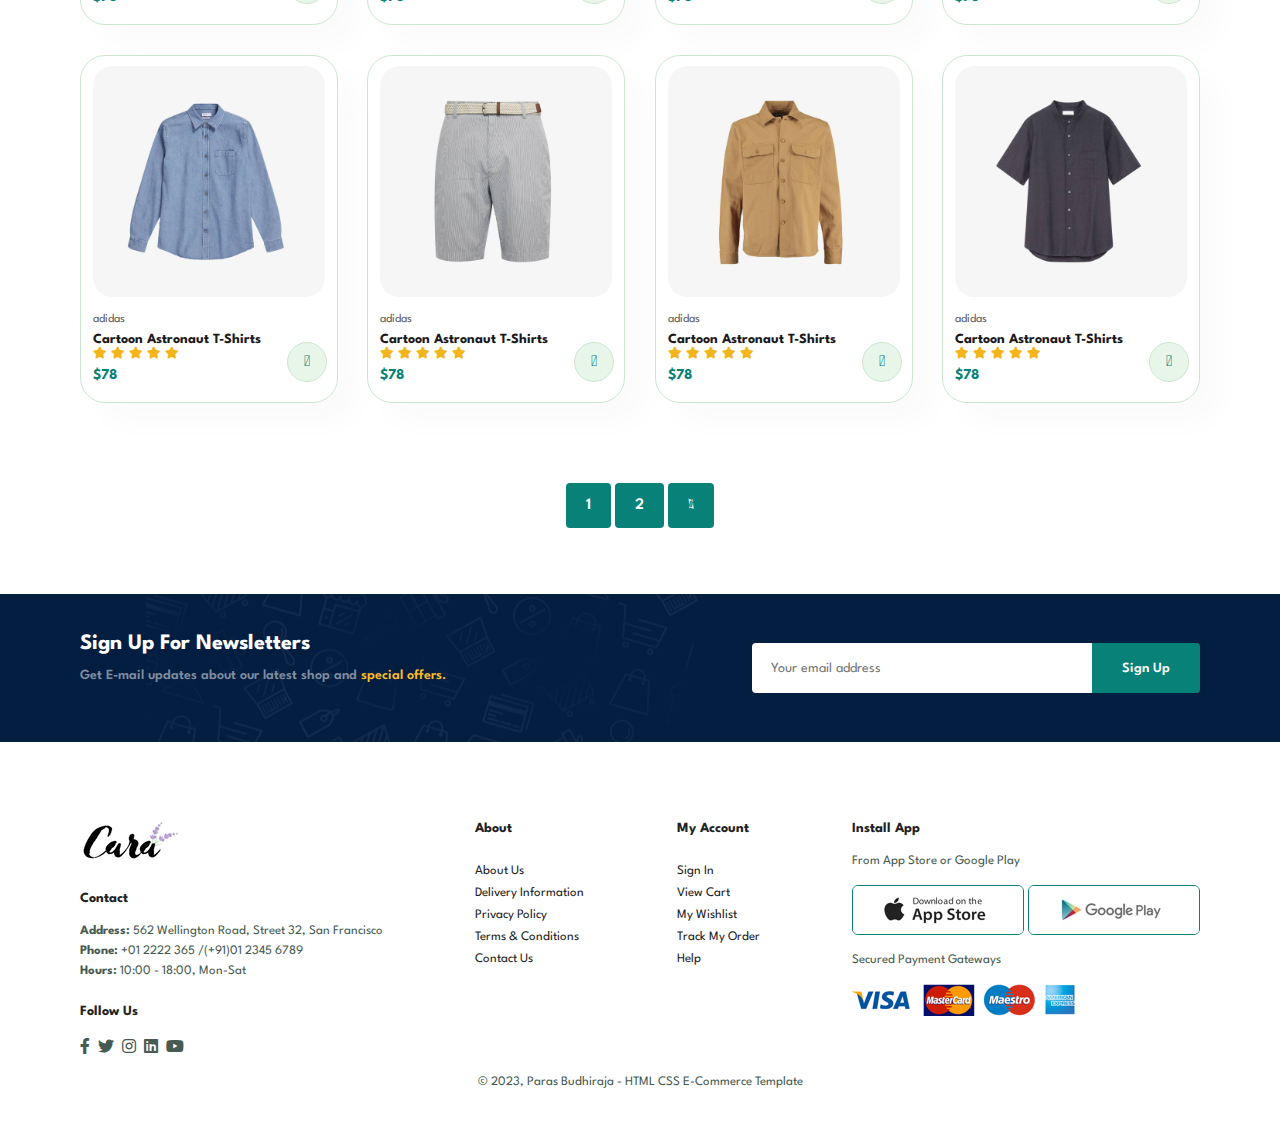
<file: shop.html>
<!DOCTYPE html>
<html lang="en">
<head>
                         <meta charset="UTF-8">
                         <meta name="viewport" content="width=device-width, initial-scale=1.0">
                         <title>E-Commerce Website</title>
                         <link rel="stylesheet" href="https://pro.fontawesome.com/releases/v5.10.0/css/all.css" />
                         <link rel="stylesheet" href="style.css">
</head>
<body>
               <section id="header">
                         <a href="#"><img src="images/logo.png" alt="logo"></a>
                         <div>
                                                  <ul id="navbar">
                                                                           <li><a href="index.html" >Home</a></li>
                                                                           <li><a href="shop.html" class="active">Shop</a></li>
                                                                           <li><a href="blog.html">Blog</a></li>
                                                                           <li><a href="about.html">About</a></li>
                                                                           <li><a href="contact.html">Contact</a></li>
                                                                           <li id="lg-bag"><a href="cart.html"><i class="far fa-shopping-bag"></i></a></li>
                                                                           <a href="#" id="close"><i class="far fa-times"></i></a>
                                                  </ul>
                         </div>
                         <div id="mobile">
                                 <a href="cart.html"><i class="far fa-shopping-bag"></i></a>
                                <i id="bar" class="far fa-outdent"></i>
                         </div>
               </section>    
               <section id="page-header"> 
                       <h2>#stayhome</h2>
                       <p>Save more with coupons & up to 70% off! </p>
               </section>     
               <section id="product1" class="section-p1">
                         <div class="pro-container" >
                                                  <div class="pro" onclick="window.location.href='sproduct.html'">
                                                                           <img src="images/products/f1.jpg" alt="">
                                                                           <div class="des">
                                                                                                    <span>adidas</span>
                                                                                                    <h5>Cartoon Astronaut T-Shirts</h5>
                                                                                                    <div class="star">       <i class="fas fa-star"></i>
                                                                                                                             <i class="fas fa-star"></i>
                                                                                                                             <i class="fas fa-star"></i>
                                                                                                                             <i class="fas fa-star"></i>
                                                                                                                             <i class="fas fa-star"></i>
                                                                                                    </div>
                                                                                                    <h4>$78</h4>
                                                                           </div>
                                                                           <a href="#"><i class="fal fa-shopping-cart cart"></i></a>
                                                                       
                                                  </div>
                                                  <div class="pro" onclick="window.location.href='sproduct.html'">
                                                        <img src="images/products/f2.jpg" alt="">
                                                        <div class="des">
                                                                                 <span>adidas</span>
                                                                                 <h5>Cartoon Astronaut T-Shirts</h5>
                                                                                 <div class="star">       <i class="fas fa-star"></i>
                                                                                                          <i class="fas fa-star"></i>
                                                                                                          <i class="fas fa-star"></i>
                                                                                                          <i class="fas fa-star"></i>
                                                                                                          <i class="fas fa-star"></i>
                                                                                 </div>
                                                                                 <h4>$78</h4>
                                                        </div>
                                                        <a href="#"><i class="fal fa-shopping-cart cart"></i></a>
                                                    
                               </div>
                               <div class="pro" onclick="window.location.href='sproduct.html'">
                                <img src="images/products/f3.jpg" alt="">
                                <div class="des">
                                                         <span>adidas</span>
                                                         <h5>Cartoon Astronaut T-Shirts</h5>
                                                         <div class="star">       <i class="fas fa-star"></i>
                                                                                  <i class="fas fa-star"></i>
                                                                                  <i class="fas fa-star"></i>
                                                                                  <i class="fas fa-star"></i>
                                                                                  <i class="fas fa-star"></i>
                                                         </div>
                                                         <h4>$78</h4>
                                </div>
                                <a href="#"><i class="fal fa-shopping-cart cart"></i></a>
                            
       </div>
       <div class="pro" onclick="window.location.href='sproduct.html'">
        <img src="images/products/f4.jpg" alt="">
        <div class="des">
                                 <span>adidas</span>
                                 <h5>Cartoon Astronaut T-Shirts</h5>
                                 <div class="star">       <i class="fas fa-star"></i>
                                                          <i class="fas fa-star"></i>
                                                          <i class="fas fa-star"></i>
                                                          <i class="fas fa-star"></i>
                                                          <i class="fas fa-star"></i>
                                 </div>
                                 <h4>$78</h4>
        </div>
        <a href="#"><i class="fal fa-shopping-cart cart"></i></a>
    
</div>
<div class="pro" onclick="window.location.href='sproduct.html'">
        <img src="images/products/f5.jpg" alt="">
        <div class="des">
                                 <span>adidas</span>
                                 <h5>Cartoon Astronaut T-Shirts</h5>
                                 <div class="star">       <i class="fas fa-star"></i>
                                                          <i class="fas fa-star"></i>
                                                          <i class="fas fa-star"></i>
                                                          <i class="fas fa-star"></i>
                                                          <i class="fas fa-star"></i>
                                 </div>
                                 <h4>$78</h4>
        </div>
        <a href="#"><i class="fal fa-shopping-cart cart"></i></a>
    
</div>
<div class="pro" onclick="window.location.href='sproduct.html'">
        <img src="images/products/f6.jpg" alt="">
        <div class="des">
                                 <span>adidas</span>
                                 <h5>Cartoon Astronaut T-Shirts</h5>
                                 <div class="star">       <i class="fas fa-star"></i>
                                                          <i class="fas fa-star"></i>
                                                          <i class="fas fa-star"></i>
                                                          <i class="fas fa-star"></i>
                                                          <i class="fas fa-star"></i>
                                 </div>
                                 <h4>$78</h4>
        </div>
        <a href="#"><i class="fal fa-shopping-cart cart"></i></a>
    
</div>
<div class="pro" onclick="window.location.href='sproduct.html'">
        <img src="images/products/f7.jpg" alt="">
        <div class="des">
                                 <span>adidas</span>
                                 <h5>Cartoon Astronaut T-Shirts</h5>
                                 <div class="star">       <i class="fas fa-star"></i>
                                                          <i class="fas fa-star"></i>
                                                          <i class="fas fa-star"></i>
                                                          <i class="fas fa-star"></i>
                                                          <i class="fas fa-star"></i>
                                 </div>
                                 <h4>$78</h4>
        </div>
        <a href="#"><i class="fal fa-shopping-cart cart"></i></a>
    
</div>
<div class="pro" onclick="window.location.href='sproduct.html'">
        <img src="images/products/f8.jpg" alt="">
        <div class="des">
                                 <span>adidas</span>
                                 <h5>Cartoon Astronaut T-Shirts</h5>
                                 <div class="star">       <i class="fas fa-star"></i>
                                                          <i class="fas fa-star"></i>
                                                          <i class="fas fa-star"></i>
                                                          <i class="fas fa-star"></i>
                                                          <i class="fas fa-star"></i>
                                 </div>
                                 <h4>$78</h4>
        </div>
        <a href="#"><i class="fal fa-shopping-cart cart"></i></a>
    
</div>
                                         <div class="pro" onclick="window.location.href='sproduct.html'">
                                                                  <img src="images/products/n1.jpg" alt="">
                                                                  <div class="des">
                                                                                           <span>adidas</span>
                                                                                           <h5>Cartoon Astronaut T-Shirts</h5>
                                                                                           <div class="star">       <i class="fas fa-star"></i>
                                                                                                                    <i class="fas fa-star"></i>
                                                                                                                    <i class="fas fa-star"></i>
                                                                                                                    <i class="fas fa-star"></i>
                                                                                                                    <i class="fas fa-star"></i>
                                                                                           </div>
                                                                                           <h4>$78</h4>
                                                                  </div>
                                                                  <a href="#"><i class="fal fa-shopping-cart cart"></i></a>
                                                              
                                         </div>
                                         <div class="pro" onclick="window.location.href='sproduct.html'">
                                               <img src="images/products/n2.jpg" alt="">
                                               <div class="des">
                                                                        <span>adidas</span>
                                                                        <h5>Cartoon Astronaut T-Shirts</h5>
                                                                        <div class="star">       <i class="fas fa-star"></i>
                                                                                                 <i class="fas fa-star"></i>
                                                                                                 <i class="fas fa-star"></i>
                                                                                                 <i class="fas fa-star"></i>
                                                                                                 <i class="fas fa-star"></i>
                                                                        </div>
                                                                        <h4>$78</h4>
                                               </div>
                                               <a href="#"><i class="fal fa-shopping-cart cart"></i></a>
                                           
                      </div>
                      <div class="pro" onclick="window.location.href='sproduct.html'">
                       <img src="images/products/n3.jpg" alt="">
                       <div class="des">
                                                <span>adidas</span>
                                                <h5>Cartoon Astronaut T-Shirts</h5>
                                                <div class="star">       <i class="fas fa-star"></i>
                                                                         <i class="fas fa-star"></i>
                                                                         <i class="fas fa-star"></i>
                                                                         <i class="fas fa-star"></i>
                                                                         <i class="fas fa-star"></i>
                                                </div>
                                                <h4>$78</h4>
                       </div>
                       <a href="#"><i class="fal fa-shopping-cart cart"></i></a>
                   
</div>
<div class="pro" onclick="window.location.href='sproduct.html'">
<img src="images/products/n4.jpg" alt="">
<div class="des">
                        <span>adidas</span>
                        <h5>Cartoon Astronaut T-Shirts</h5>
                        <div class="star">       <i class="fas fa-star"></i>
                                                 <i class="fas fa-star"></i>
                                                 <i class="fas fa-star"></i>
                                                 <i class="fas fa-star"></i>
                                                 <i class="fas fa-star"></i>
                        </div>
                        <h4>$78</h4>
</div>
<a href="#"><i class="fal fa-shopping-cart cart"></i></a>

</div>
<div class="pro" onclick="window.location.href='sproduct.html'">
<img src="images/products/n5.jpg" alt="">
<div class="des">
                        <span>adidas</span>
                        <h5>Cartoon Astronaut T-Shirts</h5>
                        <div class="star">       <i class="fas fa-star"></i>
                                                 <i class="fas fa-star"></i>
                                                 <i class="fas fa-star"></i>
                                                 <i class="fas fa-star"></i>
                                                 <i class="fas fa-star"></i>
                        </div>
                        <h4>$78</h4>
</div>
<a href="#"><i class="fal fa-shopping-cart cart"></i></a>

</div>
<div class="pro" onclick="window.location.href='sproduct.html'">
<img src="images/products/n6.jpg" alt="">
<div class="des">
                        <span>adidas</span>
                        <h5>Cartoon Astronaut T-Shirts</h5>
                        <div class="star">       <i class="fas fa-star"></i>
                                                 <i class="fas fa-star"></i>
                                                 <i class="fas fa-star"></i>
                                                 <i class="fas fa-star"></i>
                                                 <i class="fas fa-star"></i>
                        </div>
                        <h4>$78</h4>
</div>
<a href="#"><i class="fal fa-shopping-cart cart"></i></a>

</div>
<div class="pro" onclick="window.location.href='sproduct.html'">
<img src="images/products/n7.jpg" alt="">
<div class="des">
                        <span>adidas</span>
                        <h5>Cartoon Astronaut T-Shirts</h5>
                        <div class="star">       <i class="fas fa-star"></i>
                                                 <i class="fas fa-star"></i>
                                                 <i class="fas fa-star"></i>
                                                 <i class="fas fa-star"></i>
                                                 <i class="fas fa-star"></i>
                        </div>
                        <h4>$78</h4>
</div>
<a href="#"><i class="fal fa-shopping-cart cart"></i></a>

</div>
<div class="pro" onclick="window.location.href='sproduct.html'">
<img src="images/products/n8.jpg" alt="">
<div class="des">
                        <span>adidas</span>
                        <h5>Cartoon Astronaut T-Shirts</h5>
                        <div class="star">       <i class="fas fa-star"></i>
                                                 <i class="fas fa-star"></i>
                                                 <i class="fas fa-star"></i>
                                                 <i class="fas fa-star"></i>
                                                 <i class="fas fa-star"></i>
                        </div>
                        <h4>$78</h4>
</div>
<a href="#"><i class="fal fa-shopping-cart cart"></i></a>

</div>
                </div>
               </section>
               <section id="pagination" class="section-p1">
                         <a href="#">1</a>
                         <a href="#">2</a>
                         <a href="#"><i class="fal fa-long-arrow-alt-right"></i></a>
               </section>
               <section id="newsletter" class="section-p1 section-m1">
                <div class="newstext">
                        <h4>Sign Up For Newsletters</h4>
                        <p>Get E-mail updates about our latest shop and <span>special offers.</span></p>
                </div>
                <div class="form">
                        <input type="text" placeholder="Your email address">
                        <button class="normal">Sign Up</button>
                </div>
               </section>
               <footer class="section-p1">
                <div class="col">
                        <img  class="logo" src="images/logo.png" alt="">
                        <h4>Contact</h4>
                        <p><strong>Address: </strong> 562 Wellington Road, Street 32, San Francisco</p>
                        <p><strong>Phone: </strong> +01 2222 365 /(+91)01 2345 6789</p>
                        <p><strong>Hours: </strong> 10:00 - 18:00, Mon-Sat</p>
                        <div class="follow"><h4>Follow Us</h4>
                        <div class="icon">
                                <i class="fab fa-facebook-f"></i>
                                <i class="fab fa-twitter"></i>
                                <i class="fab fa-instagram"></i>
                                <i class="fab fa-linkedin"></i>
                                <i class="fab fa-youtube"></i>
                        </div></div>
                </div>
                <div class="col">
                        <h4>About</h4>
                        <a href="#">About Us</a>
                        <a href="#">Delivery Information</a>
                        <a href="#">Privacy Policy</a>
                        <a href="#">Terms & Conditions</a>
                        <a href="#">Contact Us</a>
                </div>
                <div class="col">
                        <h4>My Account</h4>
                        <a href="#">Sign In</a>
                        <a href="#">View Cart</a>
                        <a href="#">My Wishlist</a>
                        <a href="#">Track My Order</a>
                        <a href="#">Help</a>
                </div>
                <div class="col install">
                        <h4>Install App</h4>
                        <p>From App Store or Google Play</p>
                        <div class="row"><img src="images/pay/app.jpg" alt="">
                        <img src="images/pay/play.jpg" alt="">
                        </div>
                        <p>Secured Payment Gateways</p>
                        <img src="images/pay/pay.png" alt="">
                </div>
                <div class="copyright">
                        <p>&copy; 2023, Paras Budhiraja - HTML CSS E-Commerce Template</p>
                </div>
               </footer>
               <script src="script.js"></script>          
</body>
</html>
</file>
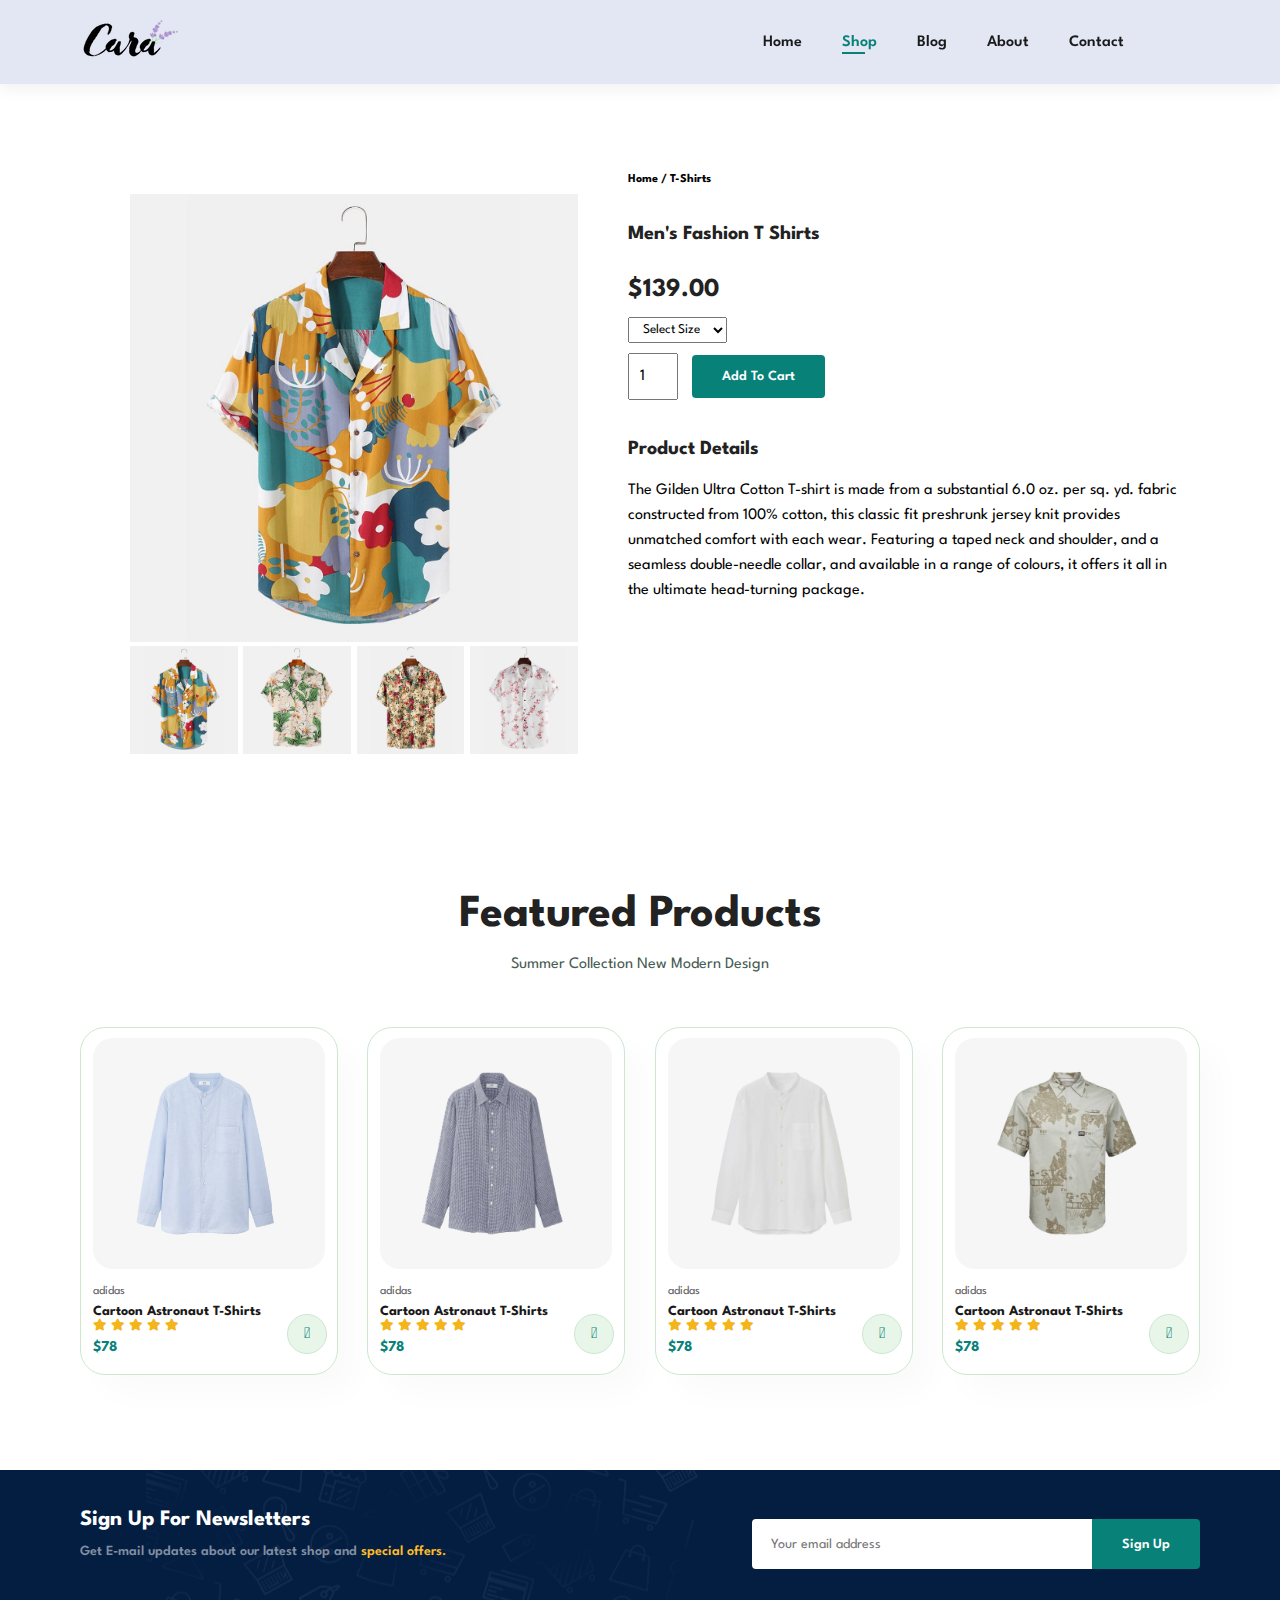
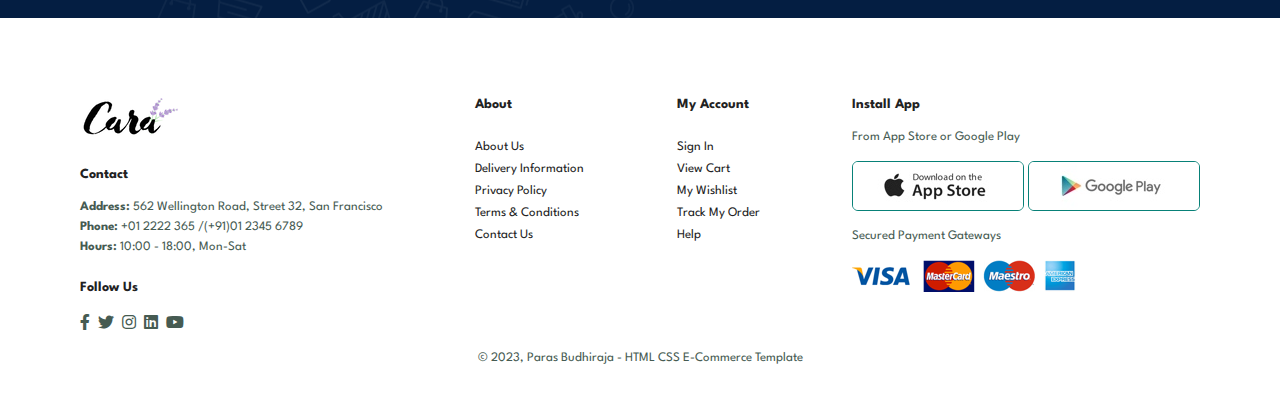
<file: sproduct.html>
<!DOCTYPE html>
<html lang="en">
<head>
                         <meta charset="UTF-8">
                         <meta name="viewport" content="width=device-width, initial-scale=1.0">
                         <title>E-Commerce Website</title>
                         <link rel="stylesheet" href="https://pro.fontawesome.com/releases/v5.10.0/css/all.css" />
                         <link rel="stylesheet" href="style.css">
</head>
<body>
               <section id="header">
                         <a href="#"><img src="images/logo.png" alt="logo"></a>
                         <div>
                                                  <ul id="navbar">
                                                                           <li><a href="index.html" >Home</a></li>
                                                                           <li><a href="shop.html" class="active">Shop</a></li>
                                                                           <li><a href="blog.html">Blog</a></li>
                                                                           <li><a href="about.html">About</a></li>
                                                                           <li><a href="contact.html">Contact</a></li>
                                                                           <li id="lg-bag"><a href="cart.html"><i class="far fa-shopping-bag"></i></a></li>
                                                                           <a href="#" id="close"><i class="far fa-times"></i></a>
                                                  </ul>
                         </div>
                         <div id="mobile">
                                 <a href="cart.html"><i class="far fa-shopping-bag"></i></a>
                                <i id="bar" class="far fa-outdent"></i>
                         </div>
               </section>
               <section id="prodetails" class="section-p1">
                         <div class="single-pro-image">
                                                  <img src="images/products/f1.jpg" width="100%" id="MainImg">
                                                  <div class="small-img-group">
                                                      <div class="small-img-col">
                                                                           <img src="images/products/f1.jpg" width="100%" class="small-img" alt="">
                                                      </div>  
                                                      <div class="small-img-col">
                                                                           <img src="images/products/f2.jpg" width="100%" class="small-img" alt="">
                                                      </div>  
                                                      <div class="small-img-col">
                                                                           <img src="images/products/f3.jpg" width="100%" class="small-img" alt="">
                                                      </div>  
                                                      <div class="small-img-col">
                                                                           <img src="images/products/f4.jpg" width="100%" class="small-img" alt="">
                                                      </div>                     
                                                  </div>
                         </div>

                         <div class="single-pro-details">
                                 <h6>Home / T-Shirts</h6>      
                                 <h4>Men's Fashion T Shirts</h4>     
                                 <h2>$139.00</h2>  
                                 <select>
                                                  <option >Select Size</option>
                                                  <option >XL</option>
                                                  <option >XXL</option>
                                                  <option >Small</option>
                                                  <option >Large</option>
                                 </select>  
                                 <input type="number" value="1"> 
                                  <button class="normal">Add To Cart</button>
                                  <h4>Product Details</h4>
                                  <span>The Gilden Ultra Cotton T-shirt is made from a substantial 6.0 oz. per sq. yd. fabric constructed from 100% cotton, this classic fit preshrunk jersey knit provides unmatched comfort with each wear. Featuring a taped neck and shoulder, and a seamless double-needle collar, and available in a range of colours, it offers it all in the ultimate head-turning package.</span>
                         </div>
               </section>
               <section id="product1" class="section-p1">
                         <h2>Featured Products</h2>
                         <p>Summer Collection New Modern Design</p>
                         <div class="pro-container">
                                                  <div class="pro">
                                                                           <img src="images/products/n1.jpg" alt="">
                                                                           <div class="des">
                                                                                                    <span>adidas</span>
                                                                                                    <h5>Cartoon Astronaut T-Shirts</h5>
                                                                                                    <div class="star">       <i class="fas fa-star"></i>
                                                                                                                             <i class="fas fa-star"></i>
                                                                                                                             <i class="fas fa-star"></i>
                                                                                                                             <i class="fas fa-star"></i>
                                                                                                                             <i class="fas fa-star"></i>
                                                                                                    </div>
                                                                                                    <h4>$78</h4>
                                                                           </div>
                                                                           <a href="#"><i class="fal fa-shopping-cart cart"></i></a>
                                                                       
                                                  </div>
                                                  <div class="pro">
                                                        <img src="images/products/n2.jpg" alt="">
                                                        <div class="des">
                                                                                 <span>adidas</span>
                                                                                 <h5>Cartoon Astronaut T-Shirts</h5>
                                                                                 <div class="star">       <i class="fas fa-star"></i>
                                                                                                          <i class="fas fa-star"></i>
                                                                                                          <i class="fas fa-star"></i>
                                                                                                          <i class="fas fa-star"></i>
                                                                                                          <i class="fas fa-star"></i>
                                                                                 </div>
                                                                                 <h4>$78</h4>
                                                        </div>
                                                        <a href="#"><i class="fal fa-shopping-cart cart"></i></a>
                                                    
                               </div>
                               <div class="pro">
                                <img src="images/products/n3.jpg" alt="">
                                <div class="des">
                                                         <span>adidas</span>
                                                         <h5>Cartoon Astronaut T-Shirts</h5>
                                                         <div class="star">       <i class="fas fa-star"></i>
                                                                                  <i class="fas fa-star"></i>
                                                                                  <i class="fas fa-star"></i>
                                                                                  <i class="fas fa-star"></i>
                                                                                  <i class="fas fa-star"></i>
                                                         </div>
                                                         <h4>$78</h4>
                                </div>
                                <a href="#"><i class="fal fa-shopping-cart cart"></i></a>
                            
         </div>
         <div class="pro">
         <img src="images/products/n4.jpg" alt="">
         <div class="des">
                                 <span>adidas</span>
                                 <h5>Cartoon Astronaut T-Shirts</h5>
                                 <div class="star">       <i class="fas fa-star"></i>
                                                          <i class="fas fa-star"></i>
                                                          <i class="fas fa-star"></i>
                                                          <i class="fas fa-star"></i>
                                                          <i class="fas fa-star"></i>
                                 </div>
                                 <h4>$78</h4>
         </div>
         <a href="#"><i class="fal fa-shopping-cart cart"></i></a>
         
         </div>
                         </div>
               </section>
               <section id="newsletter" class="section-p1 section-m1">
                <div class="newstext">
                        <h4>Sign Up For Newsletters</h4>
                        <p>Get E-mail updates about our latest shop and <span>special offers.</span></p>
                </div>
                <div class="form">
                        <input type="text" placeholder="Your email address">
                        <button class="normal">Sign Up</button>
                </div>
               </section>
               <footer class="section-p1">
                <div class="col">
                        <img  class="logo" src="images/logo.png" alt="">
                        <h4>Contact</h4>
                        <p><strong>Address: </strong> 562 Wellington Road, Street 32, San Francisco</p>
                        <p><strong>Phone: </strong> +01 2222 365 /(+91)01 2345 6789</p>
                        <p><strong>Hours: </strong> 10:00 - 18:00, Mon-Sat</p>
                        <div class="follow"><h4>Follow Us</h4>
                        <div class="icon">
                                <i class="fab fa-facebook-f"></i>
                                <i class="fab fa-twitter"></i>
                                <i class="fab fa-instagram"></i>
                                <i class="fab fa-linkedin"></i>
                                <i class="fab fa-youtube"></i>
                        </div></div>
                </div>
                <div class="col">
                        <h4>About</h4>
                        <a href="#">About Us</a>
                        <a href="#">Delivery Information</a>
                        <a href="#">Privacy Policy</a>
                        <a href="#">Terms & Conditions</a>
                        <a href="#">Contact Us</a>
                </div>
                <div class="col">
                        <h4>My Account</h4>
                        <a href="#">Sign In</a>
                        <a href="#">View Cart</a>
                        <a href="#">My Wishlist</a>
                        <a href="#">Track My Order</a>
                        <a href="#">Help</a>
                </div>
                <div class="col install">
                        <h4>Install App</h4>
                        <p>From App Store or Google Play</p>
                        <div class="row"><img src="images/pay/app.jpg" alt="">
                        <img src="images/pay/play.jpg" alt="">
                        </div>
                        <p>Secured Payment Gateways</p>
                        <img src="images/pay/pay.png" alt="">
                </div>
                <div class="copyright">
                        <p>&copy; 2023, Paras Budhiraja - HTML CSS E-Commerce Template</p>
                </div>
               </footer>
               <script>
                       var MainImg =document.getElementById('MainImg');
                       var smallimg = document.getElementsByClassName('small-img');
                        smallimg[0].onclick = function(){
                         MainImg.src= smallimg[0].src;
                        } 
                        smallimg[1].onclick = function(){
                         MainImg.src= smallimg[1].src;
                        } 
                        smallimg[2].onclick = function(){
                         MainImg.src= smallimg[2].src;
                        } 
                        smallimg[3].onclick = function(){
                         MainImg.src= smallimg[3].src;
                        } 
               </script>
               <script src="script.js"></script>          
</body>
</html>
</file>
<file: style.css>
@import url('https://fonts.googleapis.com/css2?family=Spartan:wght@100;200;300;400;500;600;700;800;900&display=swap');
*{
                         margin:0;
                         padding: 0;
                         box-sizing: border-box;
                         font-family: 'Spartan', sans-serif;
}
h1{
                         font-size: 50px;
                         line-height: 64px;
                         color: #222;
}
h2{
                         font-size: 46px;
                         line-height: 54px;
                         color: #222; 
}
h4{
                         font-size: 20px;
                         color: #222;
}
h6{
                         font-size: 12px;
                         font-weight: 700;
}
p{
                         font-size: 16px;
                         color: #465b52;
                         margin: 15px 0 20px 0;
}
.section-p1{
                         padding: 40px 80px;
}
.section-m1{
                         margin: 40px 0;
}
button.normal{
                         font-size: 14px;
                         font-weight: 600;
                         padding: 15px 30px;
                         color: #000;
                         cursor: pointer;
                         transition: 0.2s;
                         border: none;
                         outline: none;
                         border-radius: 4px;
                         background-color: #fff;
}
body{
                         width: 100%;
}
#header{
                         display: flex;
                         align-items: center;
                         justify-content: space-between;
                         padding: 20px 80px;
                         background-color: #E3E6F3;
                         box-shadow: 0 5px 15px rgba(0,0,0,0.06);
                         z-index: 999;
                         position: sticky;
                         top: 0;
                         left: 0;
}
#navbar{
                         display: flex;
                         justify-content: center;
                         align-items: center;
}
#navbar li{
                         list-style: none;
                         padding:  0 20px; 
                         position: relative;           
}
#navbar li a{
                         text-decoration: none;
                         font-size: 16px;
                         font-weight: 600;
                         color: #1a1a1a;
                         transition: 0.3s ease;
}
#navbar li a:hover, #navbar li a.active{
                         color: #088178;
}
#navbar li a.active::after, #navbar li a:hover::after{
                         content: "";
                         width: 30%;
                         height: 2px;
                         background: #088178;
                         position: absolute;
                         left: 20px;
                         bottom: -4px;
}
#mobile{
                         display: none;
                         align-items: center;
}
#close{
                         display: none;
}
#hero {
                         background-image: url("images/hero4.png");
                         height: 90vh;
                         width: 100%;
                         background-size: cover;
                         background-position: top 25% right 0;
                         padding: 0 80px;
                         display: flex;
                         flex-direction: column;
                         align-items: flex-start;
                         justify-content: center;
}
#hero h4{
                         padding-bottom: 15px;
}
#hero h1{
                         color: #088178;
}
#hero button{
                        background-image: url("images/button.png");
                        background-color: transparent;
                        color: #088178;
                        border: 0;
                        padding: 14px 80px 14px 65px;
                        background-repeat: no-repeat;
                        font-weight: 700;
                        font-size: 15px;
}
#feature .fe-box{
                         width: 180px;
                         text-align: center;
                         padding: 25px 15px;
                         box-shadow: 20px 20px 34px rgba(0,0,0,0.03);
                         border: 1px solid #cce7d0;
                         border-radius: 4px;
                         margin: 15px 0;
}
#feature .fe-box:hover{
                         box-shadow: 10px 10px 54px rgba(70,62,221,0.1);
}
#feature .fe-box h6{
                         padding: 9px 8px 6px 8px;
                         line-height: 1;
                         border-radius: 4px;
                         color: #088178;
                         background-color: #fddde4;
}
#feature .fe-box:nth-child(2) h6{
                         background-color: #cdebbc;
}
#feature .fe-box:nth-child(3) h6{
                         background-color: #d1e8f2;
}
#feature .fe-box:nth-child(4) h6{
                         background-color: #cdd4f8;
}
#feature .fe-box:nth-child(5) h6{
                         background-color: #f6dbf6;
}
#feature .fe-box:nth-child(6) h6{
                         background-color: #fff2e5;
}
#feature .fe-box img{
                         margin-bottom: 10px;
                         width: 100%;
}
#feature{
                         display: flex;
                         justify-content: space-between;
                         align-items: center;
                         flex-wrap: wrap;
}
#product1{
                         text-align: center;
}
#product1 .pro{
                         width: 23%;
                         min-width: 250px;
                         padding: 10px 12px;
                         border: 1px solid #cce7d0;
                         border-radius: 25px;
                         cursor: pointer;
                         box-shadow: 20px 20px 30px rgba(0,0,0,0.02);
                         margin: 15px 0;
                         position: relative;
                         transition: 0.2s ease;
}
#product1 .pro:hover{
                         box-shadow: 20px 20px 30px rgba(0,0,0,0.06);
}
#product1 .pro img{
                         width: 100%;
                         border-radius: 20px;
}
#product1 .pro .des{
                         text-align: start;
                         padding: 10px 0;
}
#product1 .pro .des span{
                         color: #606063;
                         font-size: 12px;
}
#product1 .pro .des h5 {
                         padding-top: 7px;
                         font-size: 14px;
                         color: #1a1a1a;
}
#product1 .pro .des i {
                         font-size: 12px;
                         color: rgb(243,181,25);
}
#product1 .pro .des h4{
                         padding-top: 7px;
                         font-size: 15px;
                         color: #088178;
                         font-weight: 700;
}
#product1 .pro .cart{
                         width: 40px;
                         height: 40px;
                         border-radius: 50px;
                         line-height: 40px;
                         background-color: #e8f6ea;
                         font-weight: 500;
                         color: #088178;
                         border: 1px solid #cce7d0;
                         position: absolute;
                         bottom: 20px;
                         right: 10px;
}
#product1 .pro-container{
                         display: flex;
                         justify-content: space-between;
                         padding-top: 20px;
                         flex-wrap: wrap;
}
#banner{
                         display: flex;
                         flex-direction: column;
                         justify-content: center;
                         align-items: center;
                         text-align: center;
                         background-image: url("images/banner/b2.jpg");
                         width: 100%;
                         height: 40vh;
                         background-size: cover;
                         background-position: center;
}
#banner h4{
                         color: #fff;
                         font-size: 16px;
}
#banner h2{
                         color: #fff;
                         font-size: 30px;
                         padding: 10px 0;
}
#banner h2 span{
                         color: #ef3636;
}
#banner button:hover{
                         background-color: #088178;
                         color: #fff;
}
#sm-banner .banner-box {
                         display: flex;
                         flex-direction: column;
                         justify-content: center;
                         align-items: flex-start;
                         text-align: center;
                         background-image: url("images/banner/b17.jpg");
                         width: 48%;
                         min-width: 580px;
                         height: 50vh;
                         background-size: cover;
                         background-position: center;
                         padding: 30px;
}
#sm-banner{
                         display: flex;
                         justify-content: space-between;
                         flex-wrap: wrap;
}
#sm-banner h4{
                         color: #fff;
                         font-size: 20px;
                         font-weight: 300;
}
#sm-banner h2{
                         color: #fff;
                         font-size: 28px;
                         font-weight: 800;
}
#sm-banner span{
                         color: #fff;
                         font-size: 14px;
                         font-weight: 500;
                         padding-bottom: 15px;
}
button.white{
                         font-size: 13px;
                         font-weight: 600;
                         padding: 11px 18px;
                         color: #fff;
                         cursor: pointer;
                         transition: 0.2s;
                         border: 1px solid #fff;
                         outline: none;
                         /* border-radius: 4px; */
                         background-color: transparent;
}
#sm-banner .banner-box:hover button{
                         background: #088178;
                         border: 1px solid #088178;
}
#sm-banner .banner-box2{
                         background-image: url("images/banner/b10.jpg");
}
#banner3 {
                         display: flex;
                         justify-content: space-between;
                         flex-wrap: wrap;
                         padding: 0 80px;
}
#banner3 .banner-box {
                         display: flex;
                         flex-direction: column;
                         justify-content: center;
                         align-items: flex-start;
                         text-align: center;
                         background-image: url("images/banner/b7.jpg");
                         min-width: 30%;
                         height: 30vh;
                         background-size: cover;
                         background-position: center;
                         padding: 20px;
                         margin-bottom: 20px;
}
#banner3 h2{
                         color: #fff;
                         font-weight: 900;
                         font-size: 22px;
}
#banner3 h3{
                         color: #ec544e;
                         font-weight: 800;
                         font-size: 15px;
}
#banner3 .banner-box2{
                 background-image: url('images/banner/b4.jpg');        
}
#banner3 .banner-box3{
                         background-image: url('images/banner/b18.jpg');        
}
#newsletter{
                         display: flex;
                         justify-content: space-between;
                         flex-wrap: wrap;
                         align-items: center;
                         background-image: url("images/banner/b14.png");
                         background-repeat: no-repeat;
                         background-position: 20% 30%;
                         background-color: #041e42;
}
#newsletter h4{
                         font-size: 22px;
                         font-weight: 700;
                         color: #fff;
}
#newsletter p{
                         font-size: 14px;
                         font-weight: 600;
                         color: #818ea0;
}
#newsletter p span {
                         color: #ffbd27;
}
#newsletter input{
                         height: 3.125rem;
                         padding: 0 1.25em;
                         font-size: 14px;
                         width: 100%;
                         border: 1px solid transparent;
                         border-radius: 4px;
                         outline: none;
                         border-top-right-radius:0 ;
                         border-bottom-right-radius:0 ;
}
#newsletter button{
                        background-color:#088178 ;
                        color: #fff;
                        white-space: nowrap;
                        border-top-left-radius:0 ;
                         border-bottom-left-radius:0 ;
}
#newsletter .form{
                        display: flex;
                        width: 40%;
}
footer{
       display: flex;                  
       flex-wrap: wrap;
       justify-content: space-between;
}
footer .col{
                         display: flex;
                         flex-direction: column;
                         align-items: flex-start;
                         margin-bottom: 20px;
}
footer .logo{
                         margin-bottom: 30px;
}
footer h4{
                         font-size: 14px;
                         padding-bottom: 20px;
}
footer p{
                         font-size: 13px;
                         margin: 0 0 8px 0;
}
footer a{
                         font-size: 13px;
                         text-decoration: none;
                         color: #222;
                         margin-top: 10px;
}
footer .follow{
                         margin-top: 20px;
}
footer .follow i{
                         color: #465b52;
                         padding-right: 4px;
                         cursor: pointer;
}
footer .install .row img{
                         border: 1px solid #088178;
                         border-radius: 6px;
}
footer .install img{
                         margin:  10px 0 15px 0;
}
footer .follow i:hover, footer a:hover {
             color: #088178;            
}
footer .copyright {
                         width: 100%;
                         text-align: center;
}

/* Shop Page */
#page-header{
       background-image: url('images/banner/b1.jpg');
       width: 100%;
       height: 40vh;
       background-size: cover;
       display: flex;
       justify-content: center;
       text-align: center;
       flex-direction: column ;
       padding: 14px;
}
#page-header h2, #page-header p{
 color: #fff;
}
#pagination{
       text-align: center;
}
#pagination a{
       text-decoration: none;
       background-color: #088178;
       padding: 15px 20px;
       border-radius: 4px;
       color: #fff;
       font-weight: 600;
}
#pagination a i{
       font-size: 16px;
       font-weight: 600;
}

/* Single Product */
#prodetails .single-pro-image{
       width: 40%;
       margin: 50px;
}
.small-img-group{
       display: flex;
       justify-content: space-between;

}
.small-img-col{
       flex-basis: 24% ;
       cursor: pointer;
}
#prodetails {
       display: flex;
       margin-top: 20px;
}
#prodetails .single-pro-details{
       width: 50%;
       padding-top: 30px;
}
#prodetails .single-pro-details h4{
       padding: 40px 0 20px 0;
}
#prodetails .single-pro-details h2{
       font-size: 26px;
}
#prodetails .single-pro-details select{
       padding: 5px 10px;
       display: block;
       margin-bottom: 10px;
}
#prodetails .single-pro-details input{
       width: 50px;
       height: 47px;
       font-size: 16px;
       padding-left: 10px;
       margin-right: 10px;
}
#prodetails .single-pro-details button{
       background-color:#088178 ;
       color: #fff;
}
#prodetails .single-pro-details input:focus{
       outline: none;
}
#prodetails .single-pro-details select:focus{
       outline: none;
}
#prodetails .single-pro-details span{
       line-height: 25px;
}

/* Blog Page */
#page-header.blog-header {
   background-image: url('images/banner/b19.jpg');
}
#blog {
       padding: 150px 150px 0 150px;
}
#blog .blog-box{
       display: flex;
       align-items: center;
       width: 100%;
       position: relative;
       padding-bottom: 90px;
}
#blog .blog-img{
       width: 50%;
       margin-right: 40px;
}
#blog img{
       width: 100%;
       height: 300px;
       object-fit: cover;
}
#blog .blog-details{
       width: 50%;
}
#blog .blog-details a{
       text-decoration: none;
       font-size: 11px;
       color: #000;
       font-weight: 700;
       position: relative;
       transition: 0.3s;
}
#blog .blog-details a::after{
       content: "";
       width: 50px;
       height: 1px;
       background-color: #000;
       position: absolute;
       top: 4px;
       right: -60px;
}
#blog .blog-details a:hover{
       color: #088178;
}
#blog .blog-details a:hover::after{
       background-color: #088178;
}
#blog .blog-box h1{
       position: absolute;
       top: -40px;
       left: 0px;
       font-size: 70px;
       font-weight: 700;
       color: #c9cbce;
       z-index: -9;
}

/* About Page */
#page-header.about-header{
       background-image: url('images/about/banner.png');
}
#about-head img{
       width: 50%;
       height: auto;
}
#about-head{
       display: flex;
       align-items: center;
}
#about-head div{
       padding-left: 40px;
}
#about-app{
       text-align: center;
}
#about-app .video{
 width: 70%;
 height: 100%;
 margin: 30px auto 0 auto ;
}
#about-app .video video{
       width: 100%;
       height: 100%;
       border-radius: 20px;
}

/* Contact Page */ 
#contact-details {
       display: flex;
       align-items: center;
       justify-content: space-between;
}
#contact-details .details {
       width: 40%;
}
#contact-details .details span ,#form-details form span {
       font-size: 12px;
}
#contact-details .details h2, #form-details form h2{
font-size: 26px;
padding: 20px 0px;
line-height: 35px;
}
#contact-details .details h3 {
font-size: 16px;
padding-bottom: 15px;
}
#contact-details .details li{
       list-style-type: none;
       padding: 10px 0;
       display: flex;
}
#contact-details .details li i{
font-size: 14px;
padding-right: 22px;
}
#contact-details .details li p {
 margin: 0;
 font-size: 14px;
}
#contact-details .map {
width: 55%;
height: 400px;
}
#contact-details .map iframe{
width: 100%;
height: 100%;
}
#form-details form{
      width: 65%; 
      display: flex;
      flex-direction: column;
      align-items: flex-start;
}
#form-details form input, #form-details form textarea{
       width: 100%;
       padding: 12px 15px;
       outline: none;
       margin-bottom: 20px;
       border: 1px solid #e1e1e1;
}
#form-details form button{
       background-color: #088178;
       color: #fff;
}
#form-details .people div{
       padding-bottom: 25px;
       display: flex;
       align-items: flex-start;
}
#form-details .people div img{
       width: 65px;
       height: 65px;
       object-fit: cover;
       margin-right: 15px;
}
#form-details .people div p {
       margin: 0px;
       font-size: 13px;
       line-height: 25px;
}
#form-details .people div p span{
       display: block;
       font-size: 16px;
       font-weight: 600;
       color: #000;
}
#form-details {
       display: flex;
       justify-content: space-between;
       margin: 30px;
       padding: 80px;
       border: 1px solid #e1e1e1;
}

/* Cart Page */
#cart table {
       width: 100%;
       border-collapse: collapse;
       table-layout: fixed;
       white-space: nowrap;
}
#cart table img{
       width: 70px;
}
#cart table td:nth-child(1){
       width: 100px;
       text-align: center;
}#cart table td:nth-child(2){
       width: 150px;
       text-align: center;
}#cart table td:nth-child(3){
       width: 250px;
       text-align: center;
}#cart table td:nth-child(4), #cart table td:nth-child(5), #cart table td:nth-child(6){
       width: 150px;
       text-align: center;
}
#cart table td:nth-child(5) input{
       width: 70px;
       padding: 10px 5px 10px 15px;
}
#cart table thead{
       border: 1px solid #e2e9e1;
       border-left: none;
       border-right: none;
}
#cart table thead td{
       font-weight: 700;
       text-transform: uppercase;
       font-size: 13px;
       padding: 18px 0;
}
#cart table tbody tr td{
       padding-top: 15px;
}
#cart table tbody td{
       font-size: 13px;
}
#cart-add {
       display: flex;
       flex-wrap: wrap;
       justify-content: space-between;
}
#coupon{
       width: 50%;
       margin-bottom: 30px;
}
#coupon h3, #subtotal h3{
       padding-bottom: 15px;
}
#coupon input{
       padding: 10px 20px ;
       outline: none;
       width: 60%;
       margin-right: 10px;
       border: 1px solid #e2e9e1;
}
#coupon button, #subtotal button{
       background-color: #088178;
       color: #fff;
       padding: 12px 20px;
}
#subtotal{
       width: 50%;
       margin-bottom: 30px;
       border: 1px solid #e2e9e1;
       padding: 30px;
}
#subtotal table {
       border-collapse: collapse;
       width: 100%;
       margin-bottom: 20px;
}
#subtotal table td{
       width: 50%;
       border: 1px solid #e2e9e1;
       padding: 10px;
       font-size: 13px;
}

/* Media Querries */

@media (max-width:799px){
       .section-p1{
padding: 40px 40px;
        }
       #navbar{
                   display: flex;
                   flex-direction: column;
                   align-items: flex-start;
                   justify-content:flex-start ;
                   position: fixed;
                   top: 0;
                   right: -300px;
                   height: 100vh;
                   width: 300px;
                   background-color: #E3E6F3;
                   box-shadow: 0 40px 60px rgba(0,0,0,0.1);
                   padding: 80px 0  0 10px;
                   transition: 0.3s;
       }  
       #navbar .active{
                   right: 0px;
       }
       #navbar li{
             margin-bottom: 25px;      
       }    
       #mobile{
                   display: flex;
                   align-items: center;
}

       #mobile i{
              color: #1a1a1a;     
              font-size: 24px;
              padding-left: 20px;
}    
       #close{
                   display: initial;
                   position: absolute;
                   top: 30px;
                   left: 30px;
                   color: #222;
                   font-size: 24px;

}
       #lg-bag{
                   display: none;
}  
       #hero {
               height: 70vh;
               padding:  0 80px;
               background-position: top 30% right 30%;
       } 
       #feature{
        justify-content: center;
       }
       #feature .fe-box{
        margin: 15px 15px;
       }
       #product1 .pro-container{
        justify-content: center;
       }
       #product1 .pro{
        margin: 15px;
       }
       #banner{
        height: 25vh;
       }
       #sm-banner .banner-box{
        height: 30vh;
        min-width: 100%;
       }
       #banner3{
        padding : 0 40px;
       }
       #banner3 .banner-box {
        width:28%;
       }
       #newsletter .form{
        width: 70%;
       } 

       /* Contact Page */
       #form-details{
       padding: 40px;
}
       #form-details form {
       width: 50%;
}

       /* Cart Page */
       #cart{
              overflow-x: auto;
       }
}

@media (max-width: 477px){
 #header{
        padding: 10px 30px;
 }
 h2{
        font-size: 32px;
 }
 h1{
        font-size: 38px;
 }
 #hero{
        padding: 0 20px;
        background-position: 55%;
 }
 .section-p1{
        padding: 20px;
 }
 #feature .fe-box{
        width:155px;
        margin: 0 0 15px 0 ;
 }
 #feature{
        justify-content: space-between;
 }
 #product1 .pro{
        width: 100%;
 }
 #banner{
        height: 40vh;
 }
 #sm-banner .banner-box{
        height: 40vh;
 }
 #sm-banner .banner-box2{
        margin-top: 20px;
 }
 #banner3{
        padding: 0 20px;
 }
 #banner3 .banner-box{
        width: 100%;
 }
 #newsletter .form{
        width: 100%;
 }
 #newsletter{
        padding: 40px 20px;
 }
 footer .copyright{
        text-align: start;
 }

 /* Single Product */
 #prodetails {
        display: flex;
        flex-direction: column;
 }
 #prodetails .single-pro-image { 
        width: 100%;
        margin-right: 0px;
 }
 #prodetails .single-pro-details {
        width : 100%;
 }

 /* Blog Page */
 #blog {
        padding: 100px 20px 0 20px;
 }
 #blog .blog-box {
        display: flex;
        flex-direction: column;
        align-items: flex-start;
 }
 #blog .blog-img {
        width: 100%;
        margin-right: 0px;
        margin-bottom: 30px ;
 }
 #blog .blog-details{
        width: 100%;
 }

 /* About Page */
 #about-head {
  display: flex;
  flex-direction: column;
}
 #about-head img{
       width: 100%;
       margin-bottom: 20px;
 }
 #about-head div {
       padding-left: 0px;
 }
 #about-app .video {
       width: 100%;
 }

 /* Contact Page */
 #contact-details{
       flex-direction: column;
 }
 #contact-details .details{
       width: 100%;
       margin-bottom: 30px;
 }
 #contact-details .map{
       width: 100%;
 }
 #form-details{
       margin: 10px;
       padding: 30px 10px;
       flex-wrap: wrap;
 }
 #form-details form{
       width: 100%;
       margin-bottom: 30px;
       }

 /* Cart Page */
 #cart-add {
       flex-direction: column;
 }
 #coupon{
       width: 100%;
 }
 #subtotal{
       width: 100%;
       padding: 20px;
 }
}
</file>
